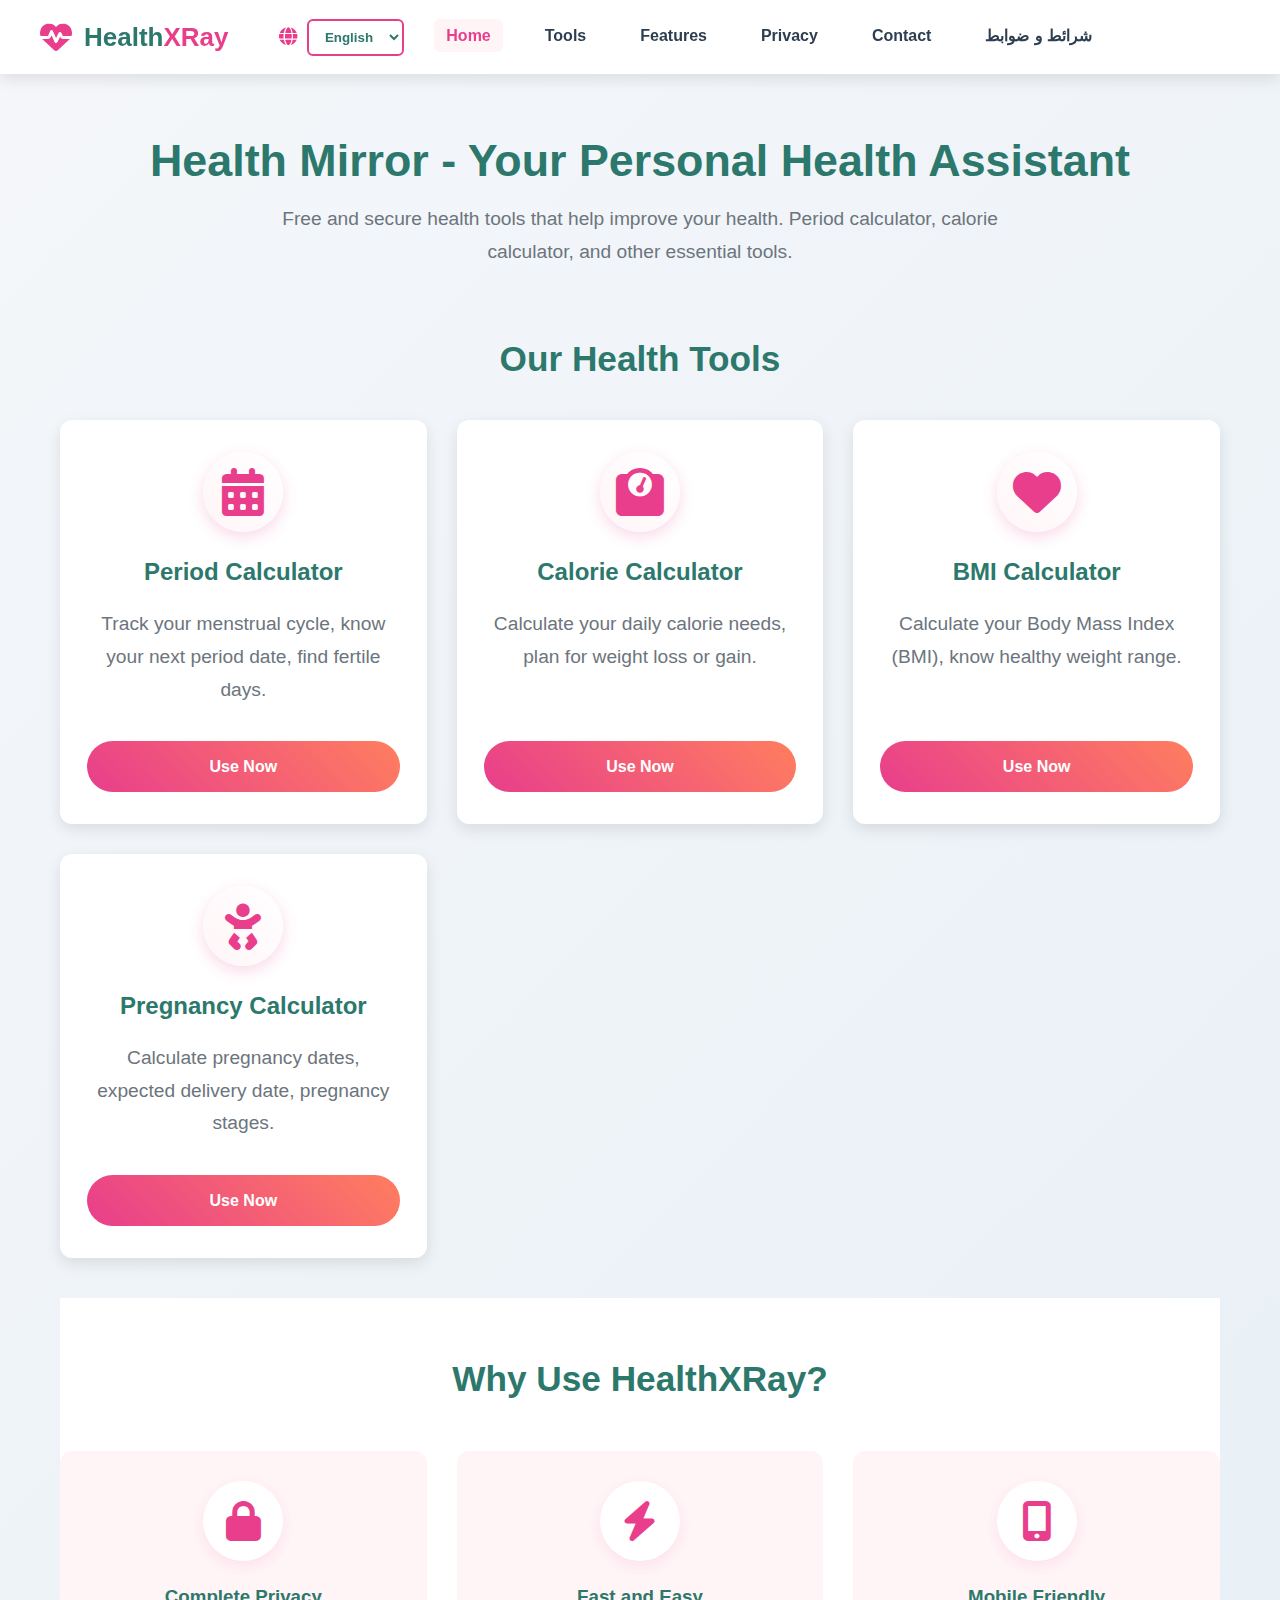
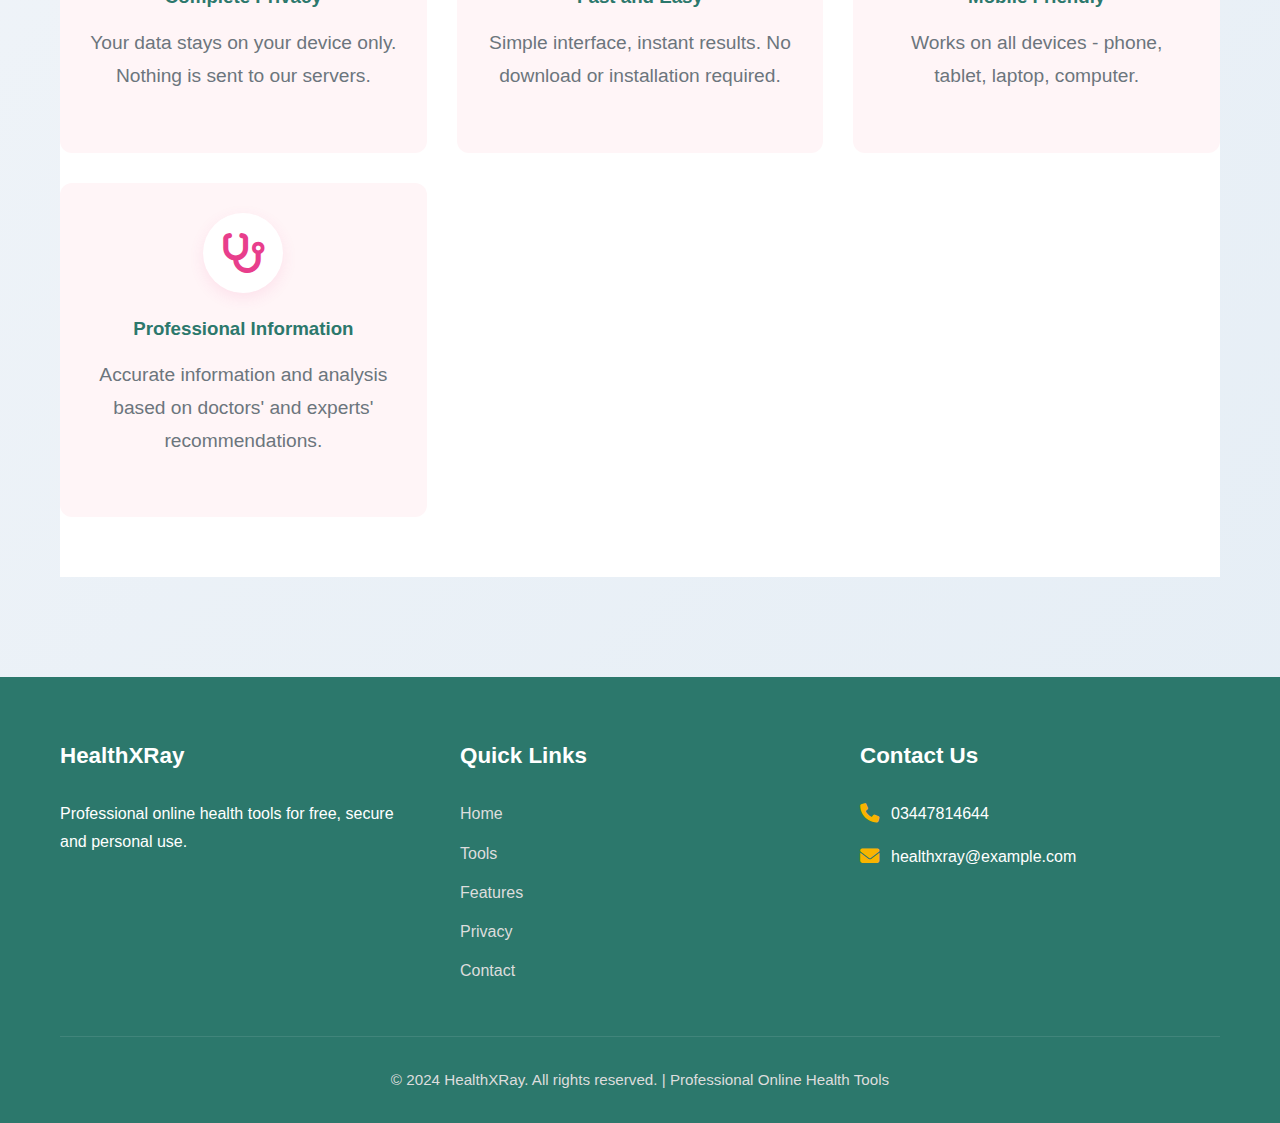
<file: index.html>
<!DOCTYPE html>
<html lang="en">
<head>
    <meta charset="UTF-8">
    <meta name="viewport" content="width=device-width, initial-scale=1.0">
    <title>HealthXRay - Professional Health Calculator Tools | BMI, Calorie, Period & Pregnancy Calculator</title>
    <meta name="description" content="Free professional health calculators: BMI Calculator, Calorie Calculator, Period Tracker, Pregnancy Calculator. Accurate health tools with multilingual support (English, Urdu, Hindi). Private & secure.">
    <meta name="keywords" content="health calculator, BMI calculator, calorie calculator, period calculator, pregnancy calculator, health tools, fitness calculator, menstrual cycle tracker, pregnancy due date, health assessment, medical calculator, wellness tools, health tracker, nutrition calculator, weight calculator">
    <meta name="author" content="HealthXRay">
    <meta name="robots" content="index, follow">
    <meta name="language" content="English, Urdu, Hindi">
    <meta name="revisit-after" content="7 days">
    <meta name="rating" content="general">
    
    <!-- Open Graph Meta Tags -->
    <meta property="og:title" content="HealthXRay - Professional Health Calculator Tools">
    <meta property="og:description" content="Free professional health calculators: BMI, Calorie, Period & Pregnancy Calculator. Multilingual support with accurate results.">
    <meta property="og:type" content="website">
    <meta property="og:url" content="https://healthxray.online">
    <meta property="og:image" content="https://healthxray.online/images/healthxray-og.jpg">
    <meta property="og:site_name" content="HealthXRay">
    <meta property="og:locale" content="en_US">
    
    <!-- Twitter Card Meta Tags -->
    <meta name="twitter:card" content="summary_large_image">
    <meta name="twitter:title" content="HealthXRay - Professional Health Calculator Tools">
    <meta name="twitter:description" content="Free professional health calculators with multilingual support. Calculate BMI, calories, track periods & pregnancy.">
    <meta name="twitter:image" content="https://healthxray.online/images/healthxray-twitter.jpg">
    
    <!-- Canonical URL -->
    <link rel="canonical" href="https://healthxray.online/">
    
    <!-- Alternate Language Links -->
    <link rel="alternate" hreflang="en" href="https://healthxray.online/">
    <link rel="alternate" hreflang="ur" href="https://healthxray.online/?lang=ur">
    <link rel="alternate" hreflang="hi" href="https://healthxray.online/?lang=hi">
    
    <!-- Favicon -->
    <link rel="icon" type="image/x-icon" href="/favicon.ico">
    <link rel="apple-touch-icon" sizes="180x180" href="/apple-touch-icon.png">
    <link rel="icon" type="image/png" sizes="32x32" href="/favicon-32x32.png">
    <link rel="icon" type="image/png" sizes="16x16" href="/favicon-16x16.png">
    
    <!-- Preload Critical Resources -->
    <link rel="preload" href="https://cdnjs.cloudflare.com/ajax/libs/font-awesome/6.4.0/css/all.min.css" as="style" onload="this.onload=null;this.rel='stylesheet'">
    <noscript><link rel="stylesheet" href="https://cdnjs.cloudflare.com/ajax/libs/font-awesome/6.4.0/css/all.min.css"></noscript>
    
    <!-- Prefetch Calculator Pages -->
    <link rel="prefetch" href="bmi-calculator.html">
    <link rel="prefetch" href="calorie-calculator.html">
    <link rel="prefetch" href="periods-calculator.html">
    <link rel="prefetch" href="pregnancy-calculator.html">
    
    <!-- DNS Prefetch -->
    <link rel="dns-prefetch" href="//cdnjs.cloudflare.com">
    <link rel="dns-prefetch" href="//fonts.googleapis.com">
    
    <!-- Preconnect -->
    <link rel="preconnect" href="https://cdnjs.cloudflare.com" crossorigin>
    <link rel="stylesheet" href="https://cdnjs.cloudflare.com/ajax/libs/font-awesome/6.4.0/css/all.min.css">
    
    <!-- Structured Data (JSON-LD) -->
    <script type="application/ld+json">
    {
        "@context": "https://schema.org",
        "@type": "WebSite",
        "name": "HealthXRay",
        "description": "Professional health calculator tools including BMI, Calorie, Period and Pregnancy calculators",
        "url": "https://healthxray.online",
        "potentialAction": {
            "@type": "SearchAction",
            "target": "https://healthxray.online/?search={search_term_string}",
            "query-input": "required name=search_term_string"
        },
        "publisher": {
            "@type": "Organization",
            "name": "HealthXRay",
            "url": "https://healthxray.online"
        },
        "inLanguage": ["en", "ur", "hi"],
        "offers": {
            "@type": "Offer",
            "price": "0",
            "priceCurrency": "USD",
            "availability": "https://schema.org/InStock"
        }
    }
    </script>
    
    <script type="application/ld+json">
    {
        "@context": "https://schema.org",
        "@type": "SoftwareApplication",
        "name": "HealthXRay Health Calculators",
        "description": "Free professional health calculators for BMI, calories, periods, and pregnancy tracking",
        "url": "https://healthxray.online",
        "applicationCategory": "HealthApplication",
        "operatingSystem": "Web Browser",
        "offers": {
            "@type": "Offer",
            "price": "0",
            "priceCurrency": "USD"
        },
        "aggregateRating": {
            "@type": "AggregateRating",
            "ratingValue": "4.8",
            "ratingCount": "1250",
            "bestRating": "5",
            "worstRating": "1"
        },
        "featureList": [
            "BMI Calculator",
            "Calorie Calculator", 
            "Period Calculator",
            "Pregnancy Calculator",
            "Multilingual Support",
            "Privacy Protection"
        ]
    }
    </script>
    
    <script type="application/ld+json">
    {
        "@context": "https://schema.org",
        "@type": "BreadcrumbList",
        "itemListElement": [
            {
                "@type": "ListItem",
                "position": 1,
                "name": "Home",
                "item": "https://healthxray.online/"
            },
            {
                "@type": "ListItem",
                "position": 2,
                "name": "Health Calculators",
                "item": "https://healthxray.online/#tools"
            }
        ]
    }
    </script>
    <style>
        * {
            margin: 0;
            padding: 0;
            box-sizing: border-box;
            font-family: 'Segoe UI', Tahoma, Geneva, Verdana, sans-serif;
        }
        
        :root {
            --primary: #2c786c;
            --secondary: #ff7e5f;
            --accent: #f8b400;
            --success: #28a745;
            --light: #f9f9f9;
            --dark: #2c3e50;
            --gray: #6c757d;
            --pink-light: #fff5f7;
            --pink-dark: #e83e8c;
            --border-radius: 12px;
            --box-shadow: 0 5px 15px rgba(0, 0, 0, 0.1);
        }
        
        body {
            background: linear-gradient(135deg, #f5f7fa 0%, #e4edf5 100%);
            color: #333;
            line-height: 1.7;
            min-height: 100vh;
        }
        
        .container {
            width: 100%;
            max-width: 1200px;
            margin: 0 auto;
            padding: 0 20px;
        }
        
        /* Header Styles */
        header {
            background: white;
            box-shadow: var(--box-shadow);
            position: sticky;
            top: 0;
            z-index: 1000;
        }
        
        .header-container {
            display: flex;
            justify-content: space-between;
            align-items: center;
            padding: 15px 0;
        }
        
        .header-right {
            display: flex;
            align-items: center;
            gap: 20px;
        }
        
        .logo {
            display: flex;
            align-items: center;
            gap: 12px;
        }
        
        .logo i {
            color: var(--pink-dark);
            font-size: 32px;
        }
        
        .logo h1 {
            font-size: 26px;
            color: var(--primary);
            font-weight: 700;
        }
        
        .logo span {
            color: var(--pink-dark);
        }
        
        /* Language Switcher */
        .language-switcher {
            display: flex;
            align-items: center;
            gap: 10px;
            margin-left: 20px;
        }
        
        .language-switcher select {
            padding: 8px 12px;
            border: 2px solid var(--pink-dark);
            border-radius: 6px;
            background: white;
            color: var(--primary);
            font-weight: 600;
            cursor: pointer;
            transition: all 0.3s ease;
        }
        
        .language-switcher select:hover {
            background: var(--pink-light);
        }
        
        .language-switcher i {
            color: var(--pink-dark);
            font-size: 18px;
        }
        
        /* Navigation */
        nav ul {
            display: flex;
            list-style: none;
            gap: 30px;
        }
        
        nav a {
            text-decoration: none;
            color: var(--dark);
            font-weight: 600;
            font-size: 16px;
            padding: 8px 12px;
            border-radius: 6px;
            transition: all 0.3s ease;
        }
        
        nav a:hover, nav a.active {
            background: var(--pink-light);
            color: var(--pink-dark);
        }
        
        .mobile-menu-btn {
            display: none;
            background: none;
            border: none;
            font-size: 24px;
            color: var(--primary);
            cursor: pointer;
        }
        
        /* Hero Section */
        .hero {
            padding: 60px 0 40px;
            text-align: center;
        }
        
        .hero h2 {
            font-size: 2.8rem;
            color: var(--primary);
            margin-bottom: 15px;
            line-height: 1.2;
        }
        
        .hero p {
            font-size: 1.2rem;
            color: var(--gray);
            max-width: 800px;
            margin: 0 auto 30px;
        }
        
        /* Tools Grid */
        .tools-section {
            padding: 40px 0;
        }
        
        .tools-section h2 {
            text-align: center;
            color: var(--primary);
            margin-bottom: 40px;
            font-size: 2.2rem;
        }
        
        .tools-grid {
            display: grid;
            grid-template-columns: repeat(auto-fill, minmax(280px, 1fr));
            gap: 30px;
        }
        
        .tool-card {
            background: white;
            border-radius: var(--border-radius);
            box-shadow: var(--box-shadow);
            padding: 30px 25px;
            text-align: center;
            transition: all 0.3s ease;
            cursor: pointer;
            border: 2px solid transparent;
            height: 100%;
            display: flex;
            flex-direction: column;
            justify-content: space-between;
        }
        
        .tool-card:hover {
            transform: translateY(-10px);
            box-shadow: 0 15px 30px rgba(0, 0, 0, 0.15);
            border-color: var(--pink-dark);
        }
        
        .tool-card.active {
            border-color: var(--pink-dark);
            background: var(--pink-light);
        }
        
        .tool-icon {
            font-size: 48px;
            color: var(--pink-dark);
            margin-bottom: 20px;
            background: linear-gradient(45deg, var(--pink-light), white);
            width: 80px;
            height: 80px;
            display: flex;
            align-items: center;
            justify-content: center;
            border-radius: 50%;
            margin: 0 auto 20px;
            box-shadow: 0 5px 15px rgba(232, 62, 140, 0.2);
        }
        
        .tool-card h3 {
            color: var(--primary);
            margin-bottom: 15px;
            font-size: 1.5rem;
        }
        
        .tool-card p {
            color: var(--gray);
            margin-bottom: 20px;
            flex-grow: 1;
        }
        
        .start-btn {
            background: linear-gradient(45deg, var(--pink-dark), var(--secondary));
            color: white;
            border: none;
            padding: 12px 25px;
            font-size: 1rem;
            border-radius: 50px;
            cursor: pointer;
            font-weight: 600;
            transition: all 0.3s ease;
            margin-top: 15px;
            display: inline-block;
            text-decoration: none;
        }
        
        .start-btn:hover {
            transform: translateY(-3px);
            box-shadow: 0 7px 15px rgba(232, 62, 140, 0.3);
        }
        
        /* Tool Content Area */
        .tool-content {
            background: white;
            border-radius: var(--border-radius);
            box-shadow: var(--box-shadow);
            padding: 40px;
            margin: 30px 0;
            display: none;
        }
        
        .tool-content.active {
            display: block;
            animation: fadeIn 0.5s ease;
        }
        
        @keyframes fadeIn {
            from { opacity: 0; transform: translateY(20px); }
            to { opacity: 1; transform: translateY(0); }
        }
        
        .tool-header {
            text-align: center;
            margin-bottom: 30px;
        }
        
        .tool-header h2 {
            color: var(--pink-dark);
            font-size: 2rem;
            margin-bottom: 10px;
        }
        
        .tool-header p {
            color: var(--gray);
            max-width: 600px;
            margin: 0 auto;
        }
        
        /* Calculator Forms */
        .calculator-form {
            max-width: 600px;
            margin: 0 auto;
        }
        
        .form-group {
            margin-bottom: 25px;
        }
        
        .form-group label {
            display: block;
            margin-bottom: 10px;
            font-weight: 600;
            color: var(--dark);
            font-size: 1.1rem;
        }
        
        .form-group input, .form-group select {
            width: 100%;
            padding: 14px 18px;
            border: 2px solid #e0e0e0;
            border-radius: var(--border-radius);
            font-size: 1rem;
            transition: border-color 0.3s;
        }
        
        .form-group input:focus, .form-group select:focus {
            border-color: var(--pink-dark);
            outline: none;
            box-shadow: 0 0 0 3px rgba(232, 62, 140, 0.1);
        }
        
        .date-inputs {
            display: grid;
            grid-template-columns: repeat(3, 1fr);
            gap: 15px;
        }
        
        .date-inputs input {
            text-align: center;
        }
        
        .radio-group {
            display: flex;
            gap: 20px;
            flex-wrap: wrap;
        }
        
        .radio-option {
            display: flex;
            align-items: center;
            gap: 8px;
            cursor: pointer;
        }
        
        .radio-option input {
            width: auto;
            margin: 0;
        }
        
        .calculate-btn {
            background: linear-gradient(45deg, var(--pink-dark), var(--secondary));
            color: white;
            border: none;
            padding: 16px 40px;
            font-size: 1.1rem;
            border-radius: 50px;
            cursor: pointer;
            font-weight: 600;
            transition: all 0.3s ease;
            width: 100%;
            margin-top: 20px;
        }
        
        .calculate-btn:hover {
            transform: translateY(-3px);
            box-shadow: 0 7px 20px rgba(232, 62, 140, 0.3);
        }
        
        /* Results Section */
        .results {
            background: linear-gradient(135deg, var(--pink-light) 0%, #e8f4f8 100%);
            border-radius: var(--border-radius);
            padding: 30px;
            margin-top: 40px;
            display: none;
            animation: fadeIn 0.5s ease;
        }
        
        .results.active {
            display: block;
        }
        
        .results-header {
            text-align: center;
            margin-bottom: 25px;
        }
        
        .results-header h3 {
            color: var(--pink-dark);
            font-size: 1.8rem;
        }
        
        .results-grid {
            display: grid;
            grid-template-columns: repeat(auto-fit, minmax(250px, 1fr));
            gap: 20px;
            margin-bottom: 30px;
        }
        
        .result-card {
            background: white;
            padding: 25px;
            border-radius: var(--border-radius);
            text-align: center;
            box-shadow: 0 5px 15px rgba(0, 0, 0, 0.05);
        }
        
        .result-card h4 {
            color: var(--dark);
            margin-bottom: 10px;
            font-size: 1.1rem;
        }
        
        .result-value {
            font-size: 2.2rem;
            font-weight: 700;
            color: var(--pink-dark);
            margin: 10px 0;
        }
        
        .result-unit {
            color: var(--gray);
            font-size: 1rem;
        }
        
        .insights {
            background: white;
            border-radius: var(--border-radius);
            padding: 25px;
            margin-top: 25px;
        }
        
        .insights h4 {
            color: var(--pink-dark);
            margin-bottom: 15px;
            font-size: 1.3rem;
            display: flex;
            align-items: center;
            gap: 10px;
        }
        
        .insights p {
            color: var(--dark);
            line-height: 1.8;
        }
        
        .cycle-chart {
            margin-top: 20px;
            padding: 20px;
            background: white;
            border-radius: var(--border-radius);
        }
        
        /* Features Section */
        .features {
            padding: 60px 0;
            background: white;
        }
        
        .features h2 {
            text-align: center;
            color: var(--primary);
            margin-bottom: 50px;
            font-size: 2.2rem;
        }
        
        .features-grid {
            display: grid;
            grid-template-columns: repeat(auto-fit, minmax(300px, 1fr));
            gap: 30px;
        }
        
        .feature-item {
            background: var(--pink-light);
            border-radius: var(--border-radius);
            padding: 30px;
            text-align: center;
            transition: transform 0.3s ease;
        }
        
        .feature-item:hover {
            transform: translateY(-10px);
        }
        
        .feature-icon {
            font-size: 40px;
            color: var(--pink-dark);
            background: white;
            width: 80px;
            height: 80px;
            display: flex;
            align-items: center;
            justify-content: center;
            border-radius: 50%;
            margin: 0 auto 20px;
            box-shadow: 0 5px 15px rgba(232, 62, 140, 0.1);
        }
        
        .feature-item h3 {
            color: var(--primary);
            margin-bottom: 15px;
        }
        
        .feature-item p {
            color: var(--gray);
        }
        
        /* Footer */
        footer {
            background: var(--primary);
            color: white;
            padding: 60px 0 30px;
            margin-top: 60px;
        }
        
        .footer-content {
            display: grid;
            grid-template-columns: repeat(auto-fit, minmax(250px, 1fr));
            gap: 40px;
            margin-bottom: 40px;
        }
        
        .footer-column h3 {
            font-size: 1.4rem;
            margin-bottom: 25px;
            color: white;
        }
        
        .footer-column ul {
            list-style: none;
        }
        
        .footer-column ul li {
            margin-bottom: 12px;
        }
        
        .footer-column a {
            color: #ddd;
            text-decoration: none;
            transition: color 0.3s;
        }
        
        .footer-column a:hover {
            color: white;
            text-decoration: underline;
        }
        
        .contact-info {
            display: flex;
            flex-direction: column;
            gap: 15px;
        }
        
        .contact-item {
            display: flex;
            align-items: center;
            gap: 12px;
        }
        
        .contact-item i {
            color: var(--accent);
            font-size: 1.2rem;
        }
        
        .copyright {
            text-align: center;
            padding-top: 30px;
            border-top: 1px solid rgba(255, 255, 255, 0.1);
            color: #ddd;
            font-size: 0.95rem;
        }
        
        /* Responsive Design */
        @media (max-width: 992px) {
            .hero h2 {
                font-size: 2.2rem;
            }
            
            .tools-grid {
                grid-template-columns: repeat(2, 1fr);
            }
        }
        
        @media (max-width: 768px) {
            .header-container {
                padding: 12px 0;
                flex-wrap: wrap;
            }
            
            .header-right {
                flex-wrap: nowrap;
                gap: 10px;
            }
            
            .logo h1 {
                font-size: 20px;
            }
            
            .logo i {
                font-size: 24px;
            }
            
            nav {
                display: none;
                position: absolute;
                top: 100%;
                left: 0;
                width: 100%;
                background: white;
                box-shadow: var(--box-shadow);
                padding: 20px;
            }
            
            nav.active {
                display: block;
            }
            
            nav ul {
                flex-direction: column;
                gap: 15px;
            }
            
            .mobile-menu-btn {
                display: block;
            }
            
            .language-switcher {
                margin-left: 0;
                margin-right: 15px;
            }
            
            .language-switcher select {
                padding: 6px 8px;
                font-size: 14px;
            }
            
            .hero h2 {
                font-size: 1.8rem;
            }
            
            .hero p {
                font-size: 1rem;
            }
            
            .tools-grid {
                grid-template-columns: 1fr;
            }
            
            .tool-content {
                padding: 25px 20px;
            }
            
            .date-inputs {
                grid-template-columns: 1fr;
            }
            
            .features-grid {
                grid-template-columns: 1fr;
            }
        }
        
        @media (max-width: 480px) {
            .header-container {
                padding: 8px 0;
            }
            
            .logo h1 {
                font-size: 18px;
            }
            
            .logo i {
                font-size: 20px;
            }
            
            .language-switcher select {
                padding: 4px 6px;
                font-size: 12px;
                min-width: 60px;
            }
            
            .mobile-menu-btn {
                font-size: 20px;
            }
        }
        .alert {
            padding: 15px 20px;
            border-radius: var(--border-radius);
            margin: 20px 0;
            display: flex;
            align-items: center;
            gap: 15px;
        }
        
        .alert.warning {
            background: #fff3cd;
            border-left: 5px solid #ffc107;
            color: #856404;
        }
        
        .alert.info {
            background: #d1ecf1;
            border-left: 5px solid #17a2b8;
            color: #0c5460;
        }
        
        .alert i {
            font-size: 24px;
        }
        
        /* Loading Animation */
        .loading {
            text-align: center;
            padding: 40px;
        }
        
        .loading i {
            font-size: 40px;
            color: var(--pink-dark);
            animation: spin 1s linear infinite;
        }
        
        @keyframes spin {
            0% { transform: rotate(0deg); }
            100% { transform: rotate(360deg); }
        }
    </style>
    <link rel="stylesheet" href="dropdown-styles.css">
</head>
<body>
    <!-- Header -->
    <header>
        <div class="container header-container">
            <div class="logo">
                <i class="fas fa-heartbeat"></i>
                <h1>Health<span>XRay</span></h1>
            </div>
            
            <div class="header-right">
                <div class="language-switcher">
                    <i class="fas fa-globe"></i>
                    <select id="languageSelect">
                        <option value="en">English</option>
                        <option value="ur">اردو</option>
                        <option value="hi">हिंदी</option>
                    </select>
                </div>
                
                <button class="mobile-menu-btn" id="mobileMenuBtn">
                    <i class="fas fa-bars"></i>
                </button>
            </div>
            
            <nav id="mainNav">
                <ul>
                    <li><a href="#" class="active" data-page="home">ہوم</a></li>
                    <li><a href="#" data-page="tools">ٹولز</a></li>
                    <li><a href="#" data-page="features">فیچرز</a></li>
                    <li><a href="privacy-policy.html">پرائیویسی</a></li>
                    <li><a href="contact.html">رابطہ</a></li>
                    <li><a href="terms-of-service.html">شرائط و ضوابط</a></li>
                    <li>
                        <button class="tools-toggle-btn" id="toolsToggleBtn">
                            <i class="fas fa-tools"></i> More Tools
                        </button>
                    </li>
                </ul>
            </nav>
        </div>
        
        <!-- Tools Dropdown Menu -->
        <div class="tools-dropdown-menu" id="toolsDropdownMenu">
            <a href="https://pdftools2026.online" class="dropdown-item" target="_blank">
                <i class="fas fa-file-pdf"></i> PDF Tools 2026
            </a>
            <a href="https://healthxray.online" class="dropdown-item" target="_blank">
                <i class="fas fa-heartbeat"></i> Health X-Ray
            </a>
        </div>
    </header>

    <!-- Main Content -->
    <main class="container">
        <!-- Hero Section -->
        <section class="hero" id="home">
            <h2>صحت کا آئینہ - آپ کی صحت کا ذاتی معاون</h2>
            <p>مفت اور محفوظ صحت کے ٹولز جو آپ کی صحت کو بہتر بنانے میں مدد کرتے ہیں۔ ماہواری کیلکولیٹر، کیلوری کیلکولیٹر، اور دیگر ضروری ٹولز۔</p>
            
            <!-- Tools Grid -->
            <div class="tools-section">
                <h2>ہمارے صحت ٹولز</h2>
                <div class="tools-grid">
                    <!-- Periods Calculator -->
                    <div class="tool-card" data-tool="periods">
                        <div class="tool-icon">
                            <i class="fas fa-calendar-alt"></i>
                        </div>
                        <h3>ماہواری کیلکولیٹر</h3>
                        <p>اپنے ماہواری کے سائیکل کو ٹریک کریں، اگلے ماہواری کی تاریخ جانئے، زرخیز دنوں کا پتہ لگائیں۔</p>
                        <a href="periods-calculator.html" class="start-btn">استعمال کریں</a>
                    </div>
                    
                    <!-- Calorie Calculator -->
                    <div class="tool-card" data-tool="calorie">
                        <div class="tool-icon">
                            <i class="fas fa-weight-scale"></i>
                        </div>
                        <h3>کیلوری کیلکولیٹر</h3>
                        <p>اپنی روزانہ کی کیلوری ضروریات کا حساب لگائیں، وزن میں کمی یا اضافے کیلئے منصوبہ بنائیں۔ حقیقی نتائج کے ساتھ!</p>
                        <a href="calorie-calculator.html" class="start-btn">استعمال کریں</a>
                    </div>
                    
                    <!-- BMI Calculator -->
                    <div class="tool-card" data-tool="bmi">
                        <div class="tool-icon">
                            <i class="fas fa-heart"></i>
                        </div>
                        <h3>BMI کیلکولیٹر</h3>
                        <p>اپنے باڈی ماس انڈیکس (BMI) کا حساب لگائیں، صحت مند وزن کی حد جانئے، مکمل صحت کی تشخیص حاصل کریں۔</p>
                        <a href="bmi-calculator.html" class="start-btn">استعمال کریں</a>
                    </div>
                    
                    <!-- Pregnancy Calculator -->
                    <div class="tool-card" data-tool="pregnancy">
                        <div class="tool-icon">
                            <i class="fas fa-baby"></i>
                        </div>
                        <h3>حمل کیلکولیٹر</h3>
                        <p>حمل کی تاریخ کا حساب لگائیں، ڈیلیوری کی متوقع تاریخ، حمل کے مراحل۔</p>
                        <a href="pregnancy-calculator.html" class="start-btn">استعمال کریں</a>
                    </div>
                </div>
            </div>
            
            
            <!-- Tool Content Area (Initially hidden) -->
            <div id="toolContentArea">
                <!-- Content will be loaded here by JavaScript -->
            </div>
            
            <!-- Features Section -->
            <section class="features" id="features">
                <h2>کیوں HealthXRay استعمال کریں؟</h2>
                <div class="features-grid">
                    <div class="feature-item">
                        <div class="feature-icon">
                            <i class="fas fa-lock"></i>
                        </div>
                        <h3>مکمل پرائیویسی</h3>
                        <p>آپ کا ڈیٹا آپ کے ڈیوائس پر ہی محفوظ رہتا ہے۔ ہمارے سرورز پر کچھ نہیں بھیجا جاتا۔</p>
                    </div>
                    
                    <div class="feature-item">
                        <div class="feature-icon">
                            <i class="fas fa-bolt"></i>
                        </div>
                        <h3>تیز اور آسان</h3>
                        <p>آسان انٹرفیس، فوری نتائج۔ کسی ڈاؤنلوڈ یا انسٹالیشن کی ضرورت نہیں۔</p>
                    </div>
                    
                    <div class="feature-item">
                        <div class="feature-icon">
                            <i class="fas fa-mobile-alt"></i>
                        </div>
                        <h3>موبائل فرینڈلی</h3>
                        <p>تمام ڈیوائسز پر کام کرتا ہے - فون، ٹیبلٹ، لیپ ٹاپ، کمپیوٹر۔</p>
                    </div>
                    
                    <div class="feature-item">
                        <div class="feature-icon">
                            <i class="fas fa-stethoscope"></i>
                        </div>
                        <h3>پروفیشنل معلومات</h3>
                        <p>ڈاکٹروں اور ماہرین کی تجاویز پر مبنی درست معلومات اور تجزیہ۔</p>
                    </div>
                </div>
            </section>
        </section>
    </main>

    <!-- Footer -->
    <footer>
        <div class="container">
            <div class="footer-content">
                <div class="footer-column">
                    <h3>HealthXRay</h3>
                    <p>پروفیشنل آن لائن صحت کے ٹولز مفت، محفوظ اور ذاتی استعمال کے لیے۔</p>
                </div>
                
                <div class="footer-column">
                    <h3>فوری لنکس</h3>
                    <ul>
                        <li><a href="#" data-page="home">ہوم</a></li>
                        <li><a href="#" data-page="tools">ٹولز</a></li>
                        <li><a href="#" data-page="features">فیچرز</a></li>
                        <li><a href="#" data-page="privacy">پرائیویسی پالیسی</a></li>
                        <li><a href="#" data-page="contact">شرائط و ضوابط</a></li>
                    </ul>
                </div>
                
                <div class="footer-column">
                    <h3>رابطہ کیجیے</h3>
                    <div class="contact-info">
                        <div class="contact-item">
                            <i class="fas fa-phone"></i>
                            <span>03447814644</span>
                        </div>
                        <div class="contact-item">
                            <i class="fas fa-envelope"></i>
                            <span>healthxray@example.com</span>
                        </div>
                    </div>
                </div>
            </div>
            
            <div class="copyright">
                <p>© 2024 HealthXRay. تمام حقوق محفوظ ہیں۔ | پروفیشنل آن لائن صحت کے ٹولز</p>
            </div>
        </div>
    </footer>

    <!-- JavaScript -->
    <script>
        // DOM Elements
        const mobileMenuBtn = document.getElementById('mobileMenuBtn');
        const mainNav = document.getElementById('mainNav');
        const toolCards = document.querySelectorAll('.tool-card');
        const startButtons = document.querySelectorAll('.start-btn');
        const navLinks = document.querySelectorAll('nav a, .footer-column a');
        const toolContentArea = document.getElementById('toolContentArea');
        const languageSelect = document.getElementById('languageSelect');
        const toolsToggleBtn = document.getElementById('toolsToggleBtn');
        const toolsDropdownMenu = document.getElementById('toolsDropdownMenu');
        
        // Tools dropdown toggle
        toolsToggleBtn.addEventListener('click', () => {
            toolsDropdownMenu.classList.toggle('show');
        });
        
        // Close dropdown when clicking outside
        document.addEventListener('click', (e) => {
            if (!toolsToggleBtn.contains(e.target) && !toolsDropdownMenu.contains(e.target)) {
                toolsDropdownMenu.classList.remove('show');
            }
        });
        
        // Current active tool and language
        let activeTool = null;
        let currentLanguage = 'en';
        
        const translations = {
            ur: {
                // Header
                title: "HealthXRay - صحت کا آئینہ",
                nav: {
                    home: "ہوم",
                    tools: "ٹولز",
                    features: "فیچرز",
                    privacy: "پرائیویسی",
                    contact: "رابطہ"
                },
                // Hero section
                heroTitle: "صحت کا آئینہ - آپ کی صحت کا ذاتی معاون",
                heroDesc: "مفت اور محفوظ صحت کے ٹولز جو آپ کی صحت کو بہتر بنانے میں مدد کرتے ہیں۔ ماہواری کیلکولیٹر، کیلوری کیلکولیٹر، اور دیگر ضروری ٹولز۔",
                toolsTitle: "ہمارے صحت ٹولز",
                // Tools
                periods: {
                    title: "ماہواری کیلکولیٹر",
                    desc: "اپنے ماہواری کے سائیکل کو ٹریک کریں، اگلے ماہواری کی تاریخ جانئے، زرخیز دنوں کا پتہ لگائیں۔",
                    button: "استعمال کریں"
                },
                calorie: {
                    title: "کیلوری کیلکولیٹر",
                    desc: "اپنی روزانہ کی کیلوری ضروریات کا حساب لگائیں، وزن میں کمی یا اضافے کیلئے منصوبہ بنائیں۔",
                    button: "استعمال کریں"
                },
                bmi: {
                    title: "BMI کیلکولیٹر",
                    desc: "اپنے باڈی ماس انڈیکس (BMI) کا حساب لگائیں، صحت مند وزن کی حد جانئے۔",
                    button: "استعمال کریں"
                },
                extract: {
                    title: "ZIP Extractor",
                    desc: "Extract files from ZIP, RAR, 7Z, TAR, and other archive formats quickly and securely.",
                    button: "Use Now"
                },
                compress: {
                    title: "ZIP Compressor",
                    desc: "Compress files and folders into ZIP archives to reduce size and make sharing easier.",
                    button: "Use Now"
                },
                convert: {
                    title: "ZIP Converter",
                    desc: "Convert between different archive formats including ZIP, RAR, 7Z, and TAR.",
                    button: "Use Now"
                },
                encrypt: {
                    title: "ZIP Encryptor",
                    desc: "Add password protection and encrypt your ZIP files before sharing for security.",
                    button: "Use Now"
                },
                crack: {
                    title: "Password Cracker",
                    desc: "Crack passwords of encrypted ZIP files using dictionary and brute force attacks.",
                    button: "Use Now"
                }
            },
            en: {
                // Header
                title: "HealthXRay - Your Health Mirror",
                nav: {
                    home: "Home",
                    tools: "Tools",
                    features: "Features",
                    privacy: "Privacy",
                    contact: "Contact"
                },
                // Hero section
                heroTitle: "Health Mirror - Your Personal Health Assistant",
                heroDesc: "Free and secure health tools that help improve your health. Period calculator, calorie calculator, and other essential tools.",
                toolsTitle: "Our Health Tools",
                // Tools
                periods: {
                    title: "Period Calculator",
                    desc: "Track your menstrual cycle, know your next period date, find fertile days.",
                    button: "Use Now"
                },
                calorie: {
                    title: "Calorie Calculator",
                    desc: "Calculate your daily calorie needs, plan for weight loss or gain.",
                    button: "Use Now"
                },
                bmi: {
                    title: "BMI Calculator",
                    desc: "Calculate your Body Mass Index (BMI), know healthy weight range.",
                    button: "Use Now"
                },
                pregnancy: {
                    title: "Pregnancy Calculator",
                    desc: "Calculate pregnancy dates, expected delivery date, pregnancy stages.",
                    button: "Use Now"
                }
            },
            hi: {
                // Header
                title: "HealthXRay - स्वास्थ्य का दर्पण",
                nav: {
                    home: "होम",
                    tools: "टूल्स",
                    features: "फीचर्स",
                    privacy: "प्राइवेसी",
                    contact: "संपर्क"
                },
                // Hero section
                heroTitle: "स्वास्थ्य का दर्पण - आपका व्यक्तिगत स्वास्थ्य सहायक",
                heroDesc: "मुफ्त और सुरक्षित स्वास्थ्य उपकरण जो आपके स्वास्थ्य को बेहतर बनाने में मदद करते हैं। पीरियड कैलकुलेटर, कैलोरी कैलकुलेटर, और अन्य आवश्यक उपकरण।",
                toolsTitle: "हमारे स्वास्थ्य उपकरण",
                // Tools
                periods: {
                    title: "पीरियड कैलकुलेटर",
                    desc: "अपने मासिक धर्म चक्र को ट्रैक करें, अगली पीरियड की तारीख जानें, उपजाऊ दिनों का पता लगाएं।",
                    button: "उपयोग करें"
                },
                calorie: {
                    title: "कैलोरी कैलकुलेटर",
                    desc: "अपनी दैनिक कैलोरी आवश्यकताओं की गणना करें, वजन घटाने या बढ़ाने की योजना बनाएं।",
                    button: "उपयोग करें"
                },
                bmi: {
                    title: "BMI कैलकुलेटर",
                    desc: "अपना बॉडी मास इंडेक्स (BMI) की गणना करें, स्वस्थ वजन की सीमा जानें।",
                    button: "उपयोग करें"
                },
                pregnancy: {
                    title: "गर्भावस्था कैलकुलेटर",
                    desc: "गर्भावस्था की तारीखों की गणना करें, अपेक्षित प्रसव तिथि, गर्भावस्था के चरण।",
                    button: "उपयोग करें"
                }
            }
        };
        
        // Initialize the page
        document.addEventListener('DOMContentLoaded', () => {
            setupEventListeners();
            detectAndSetLanguage();
            updateLanguage();
            showHomePage();
        });
        
        // Detect user's preferred language and set it
        function detectAndSetLanguage() {
            // Check URL parameters first
            const urlParams = new URLSearchParams(window.location.search);
            const urlLang = urlParams.get('lang');
            
            if (urlLang && translations[urlLang]) {
                currentLanguage = urlLang;
                languageSelect.value = currentLanguage;
                localStorage.setItem('healthxray-language', currentLanguage);
                return;
            }
            
            // Check localStorage
            const savedLanguage = localStorage.getItem('healthxray-language');
            if (savedLanguage && translations[savedLanguage]) {
                currentLanguage = savedLanguage;
                languageSelect.value = currentLanguage;
                return;
            }
            
            // Detect browser language
            const browserLang = navigator.language || navigator.userLanguage;
            const langCode = browserLang.split('-')[0];
            
            if (translations[langCode]) {
                currentLanguage = langCode;
                languageSelect.value = currentLanguage;
                localStorage.setItem('healthxray-language', currentLanguage);
            }
        }
        
        // Setup all event listeners
        function setupEventListeners() {
            // Mobile menu toggle
            mobileMenuBtn.addEventListener('click', () => {
                mainNav.classList.toggle('active');
            });
            
            // Navigation links
            navLinks.forEach(link => {
                link.addEventListener('click', (e) => {
                    e.preventDefault();
                    const page = link.getAttribute('data-page');
                    
                    // Update active nav link
                    navLinks.forEach(l => l.classList.remove('active'));
                    link.classList.add('active');
                    
                    // Show the selected page
                    if (page === 'home') {
                        showHomePage();
                    } else if (page === 'tools') {
                        showToolsPage();
                    } else if (page === 'features') {
                        showFeaturesPage();
                    } else if (page === 'privacy') {
                        showPrivacyPage();
                    } else if (page === 'contact') {
                        showContactPage();
                    }
                    
                    // Close mobile menu
                    mainNav.classList.remove('active');
                });
            });
            
            // Language switcher
            languageSelect.addEventListener('change', (e) => {
                currentLanguage = e.target.value;
                localStorage.setItem('healthxray-language', currentLanguage);
                
                // Update URL with language parameter
                const url = new URL(window.location);
                if (currentLanguage !== 'en') {
                    url.searchParams.set('lang', currentLanguage);
                } else {
                    url.searchParams.delete('lang');
                }
                window.history.replaceState({}, '', url);
                
                updateLanguage();
                
                // Refresh current page content
                if (activeTool) {
                    openTool(activeTool);
                } else {
                    showHomePage();
                }
            });
            
            // Tool card clicks
            toolCards.forEach(card => {
                card.addEventListener('click', (e) => {
                    if (!e.target.classList.contains('start-btn')) {
                        const tool = card.getAttribute('data-tool');
                        openTool(tool);
                    }
                });
            });
            
            // Start button clicks
            startButtons.forEach(button => {
                button.addEventListener('click', (e) => {
                    const tool = button.getAttribute('data-tool');
                    openTool(tool);
                });
            });
        }
        
        // Show home page
        function showHomePage() {
            toolContentArea.innerHTML = '';
            document.querySelector('.hero').style.display = 'block';
            document.querySelector('.tools-section').style.display = 'block';
            document.querySelector('.features').style.display = 'block';
            document.querySelector('footer').style.display = 'block';
            window.scrollTo({ top: 0, behavior: 'smooth' });
        }
        
        // Show tools page
        function showToolsPage() {
            document.querySelector('.hero').style.display = 'none';
            document.querySelector('.tools-section').style.display = 'block';
            document.querySelector('.features').style.display = 'none';
            toolContentArea.innerHTML = '';
            document.querySelector('.tools-section').scrollIntoView({ behavior: 'smooth' });
        }
        
        // Show features page
        function showFeaturesPage() {
            document.querySelector('.hero').style.display = 'none';
            document.querySelector('.tools-section').style.display = 'none';
            document.querySelector('.features').style.display = 'block';
            toolContentArea.innerHTML = '';
            document.querySelector('.features').scrollIntoView({ behavior: 'smooth' });
        }
        
        // Show privacy page
        function showPrivacyPage() {
            toolContentArea.innerHTML = `
                <div class="tool-content active">
                    <div class="tool-header">
                        <h2>پرائیویسی پالیسی</h2>
                        <p>HealthXRay آپ کی پرائیویسی کا احترام کرتا ہے۔ ہمارا وعدہ ہے کہ آپ کا ڈیٹا محفوظ رہے گا۔</p>
                    </div>
                    <div class="alert info">
                        <i class="fas fa-info-circle"></i>
                        <div>
                            <strong>اہم معلومات:</strong> تمام ڈیٹا آپ کے براؤزر میں محفوظ ہوتا ہے۔ ہمارے سرورز پر کچھ بھی نہیں بھیجا جاتا۔
                        </div>
                    </div>
                    <div style="max-width: 800px; margin: 0 auto; text-align: right; line-height: 1.8;">
                        <h3>ڈیٹا کی حفاظت</h3>
                        <p>HealthXRay میں تمام حساب کتاب آپ کے ڈیوائس پر ہی ہوتے ہیں۔ ہم آپ کا کوئی بھی ذاتی ڈیٹا جمع نہیں کرتے۔</p>
                        
                        <h3>کوکیز</h3>
                        <p>ہم صرف ضروری کوکیز استعمال کرتے ہیں تاکہ آپ کی ترجیحات محفوظ رہیں۔</p>
                        
                        <h3>تیسرے فریق</h3>
                        <p>ہم آپ کا ڈیٹا کسی تیسرے فریق کے ساتھ شیئر نہیں کرتے۔</p>
                        
                        <h3>رازداری</h3>
                        <p>آپ کی صحت کی معلومات مکمل رازداری کے ساتھ محفوظ رہتی ہیں۔</p>
                    </div>
                </div>
            `;
            document.querySelector('.hero').style.display = 'none';
            document.querySelector('.tools-section').style.display = 'none';
            document.querySelector('.features').style.display = 'none';
            window.scrollTo({ top: 0, behavior: 'smooth' });
        }
        
        // Show contact page
        function showContactPage() {
            toolContentArea.innerHTML = `
                <div class="tool-content active">
                    <div class="tool-header">
                        <h2>ہم سے رابطہ کریں</h2>
                        <p>ہم آپ کی رائے، مشورے اور سوالات کے منتظر ہیں۔</p>
                    </div>
                    <div style="max-width: 600px; margin: 0 auto;">
                        <div class="contact-info" style="background: var(--pink-light); padding: 30px; border-radius: var(--border-radius); margin-bottom: 30px;">
                            <div class="contact-item">
                                <i class="fas fa-phone"></i>
                                <span style="font-size: 1.2rem;">03447814644</span>
                            </div>
                            <div class="contact-item">
                                <i class="fas fa-envelope"></i>
                                <span style="font-size: 1.2rem;">healthxray@example.com</span>
                            </div>
                        </div>
                        
                        <form id="contactForm">
                            <div class="form-group">
                                <label for="name">آپ کا نام</label>
                                <input type="text" id="name" required placeholder="اپنا نام درج کریں">
                            </div>
                            
                            <div class="form-group">
                                <label for="email">ای میل ایڈریس</label>
                                <input type="email" id="email" required placeholder="example@email.com">
                            </div>
                            
                            <div class="form-group">
                                <label for="message">پیغام</label>
                                <textarea id="message" rows="5" required placeholder="اپنا پیغام یہاں درج کریں..." style="width: 100%; padding: 14px 18px; border: 2px solid #e0e0e0; border-radius: var(--border-radius); font-size: 1rem; font-family: inherit;"></textarea>
                            </div>
                            
                            <button type="submit" class="calculate-btn">پیغام بھیجیں</button>
                        </form>
                    </div>
                </div>
            `;
            
            // Contact form submission
            const contactForm = document.getElementById('contactForm');
            if (contactForm) {
                contactForm.addEventListener('submit', (e) => {
                    e.preventDefault();
                    alert('شکریہ! آپ کا پیغام موصول ہو گیا ہے۔ ہم جلد ہی آپ سے رابطہ کریں گے۔');
                    contactForm.reset();
                });
            }
            
            document.querySelector('.hero').style.display = 'none';
            document.querySelector('.tools-section').style.display = 'none';
            document.querySelector('.features').style.display = 'none';
            window.scrollTo({ top: 0, behavior: 'smooth' });
        }
        
        // Open a specific tool
        function openTool(tool) {
            activeTool = tool;
            
            // Update active tool card
            toolCards.forEach(card => card.classList.remove('active'));
            document.querySelector(`.tool-card[data-tool="${tool}"]`).classList.add('active');
            
            // Hide other sections
            document.querySelector('.hero').style.display = 'none';
            document.querySelector('.tools-section').style.display = 'none';
            document.querySelector('.features').style.display = 'none';
            
            // Show tool content based on selected tool
            if (tool === 'periods') {
                showPeriodsCalculator();
            } else if (tool === 'calorie') {
                showCalorieCalculator();
            } else if (tool === 'bmi') {
                showBMICalculator();
            } else if (tool === 'pregnancy') {
                showPregnancyCalculator();
            }
            
            // Scroll to top
            window.scrollTo({ top: 0, behavior: 'smooth' });
        }
        
        // Show Periods Calculator
        function showPeriodsCalculator() {
            // Hide main sections
            document.querySelector('.hero').style.display = 'none';
            document.querySelector('.tools-section').style.display = 'none';
            document.querySelector('.features').style.display = 'none';
            document.querySelector('footer').style.display = 'none';
            
            toolContentArea.innerHTML = `
                <div class="tool-content active" style="max-width: 1000px; margin: 0 auto; display: block !important;">
                    <!-- Professional Header -->
                    <div style="background: linear-gradient(135deg, #e83e8c, #ff7e5f); color: white; padding: 40px; border-radius: 12px; margin-bottom: 30px; text-align: center;">
                        <div style="display: flex; align-items: center; justify-content: center; gap: 15px; margin-bottom: 20px;">
                            <i class="fas fa-calendar-alt" style="font-size: 48px;"></i>
                            <h1 style="font-size: 2.5rem; margin: 0;">Period Calculator</h1>
                        </div>
                        <p style="font-size: 1.2rem; margin: 0; opacity: 0.9;">Track your menstrual cycle and predict your next period with professional accuracy</p>
                    </div>
                    
                    <!-- Back Button -->
                    <div style="margin-bottom: 20px;">
                        <button onclick="showHomePage()" style="background: #6c757d; color: white; border: none; padding: 10px 20px; border-radius: 25px; cursor: pointer; display: flex; align-items: center; gap: 8px;">
                            <i class="fas fa-arrow-left"></i> Back to Home
                        </button>
                    </div>
                    
                    <div style="display: grid; grid-template-columns: 1fr 1fr; gap: 30px; margin-bottom: 30px;">
                        <!-- Calculator Form -->
                        <div style="background: white; padding: 30px; border-radius: 12px; box-shadow: 0 5px 15px rgba(0, 0, 0, 0.1);">
                            <h3 style="color: #2c786c; margin-bottom: 25px; display: flex; align-items: center; gap: 10px;">
                                <i class="fas fa-calculator"></i> Calculate Your Cycle
                            </h3>
                            
                            <form id="periodsForm">
                                <div style="margin-bottom: 25px;">
                                    <label for="lastPeriod" style="display: block; margin-bottom: 10px; font-weight: 600; color: #2c3e50; font-size: 1.1rem;">Last Period Start Date</label>
                                    <input type="date" id="lastPeriod" required style="width: 100%; padding: 14px 18px; border: 2px solid #e0e0e0; border-radius: 12px; font-size: 1rem;">
                                </div>
                                
                                <div style="margin-bottom: 25px;">
                                    <label for="cycleLength" style="display: block; margin-bottom: 10px; font-weight: 600; color: #2c3e50; font-size: 1.1rem;">Cycle Length (days)</label>
                                    <input type="number" id="cycleLength" min="20" max="45" value="28" required style="width: 100%; padding: 14px 18px; border: 2px solid #e0e0e0; border-radius: 12px; font-size: 1rem;">
                                    <small style="color: #6c757d; display: block; margin-top: 5px;">Average cycle is 28 days</small>
                                </div>
                                
                                <div style="margin-bottom: 25px;">
                                    <label for="periodLength" style="display: block; margin-bottom: 10px; font-weight: 600; color: #2c3e50; font-size: 1.1rem;">Period Duration (days)</label>
                                    <input type="number" id="periodLength" min="2" max="10" value="5" required style="width: 100%; padding: 14px 18px; border: 2px solid #e0e0e0; border-radius: 12px; font-size: 1rem;">
                                </div>
                                
                                <button type="submit" style="background: linear-gradient(45deg, #e83e8c, #ff7e5f); color: white; border: none; padding: 16px 40px; font-size: 1.1rem; border-radius: 50px; cursor: pointer; font-weight: 600; width: 100%; margin-top: 20px;">
                                    <i class="fas fa-calculator"></i> Calculate My Cycle
                                </button>
                            </form>
                        </div>
                        
                        <!-- Information Panel -->
                        <div style="background: linear-gradient(135deg, #fff5f7, #e8f4f8); padding: 30px; border-radius: 12px; box-shadow: 0 5px 15px rgba(0, 0, 0, 0.1);">
                            <h3 style="color: #2c786c; margin-bottom: 20px; display: flex; align-items: center; gap: 10px;">
                                <i class="fas fa-info-circle"></i> How It Works
                            </h3>
                            
                            <div style="margin-bottom: 15px; display: flex; align-items: start; gap: 12px;">
                                <div style="background: #e83e8c; color: white; width: 24px; height: 24px; border-radius: 50%; display: flex; align-items: center; justify-content: center; font-size: 12px; font-weight: bold;">1</div>
                                <div>
                                    <strong>Enter Your Last Period Date</strong>
                                    <p style="margin: 5px 0 0 0; color: #6c757d; font-size: 0.9rem;">The first day of your most recent menstrual period</p>
                                </div>
                            </div>
                            
                            <div style="margin-bottom: 15px; display: flex; align-items: start; gap: 12px;">
                                <div style="background: #e83e8c; color: white; width: 24px; height: 24px; border-radius: 50%; display: flex; align-items: center; justify-content: center; font-size: 12px; font-weight: bold;">2</div>
                                <div>
                                    <strong>Set Your Cycle Length</strong>
                                    <p style="margin: 5px 0 0 0; color: #6c757d; font-size: 0.9rem;">Average is 28 days, but can range from 21-35 days</p>
                                </div>
                            </div>
                            
                            <div style="margin-bottom: 15px; display: flex; align-items: start; gap: 12px;">
                                <div style="background: #e83e8c; color: white; width: 24px; height: 24px; border-radius: 50%; display: flex; align-items: center; justify-content: center; font-size: 12px; font-weight: bold;">3</div>
                                <div>
                                    <strong>Get Accurate Predictions</strong>
                                    <p style="margin: 5px 0 0 0; color: #6c757d; font-size: 0.9rem;">Next period, fertile window, and ovulation dates</p>
                                </div>
                            </div>
                            
                            <div style="margin-top: 20px; padding: 15px; background: #fff3cd; border-left: 4px solid #ffc107; border-radius: 5px; display: flex; align-items: center; gap: 10px;">
                                <i class="fas fa-exclamation-triangle" style="color: #856404;"></i>
                                <div style="color: #856404;">
                                    <strong>Disclaimer:</strong> This tool provides estimates only. Consult a healthcare provider for medical advice.
                                </div>
                            </div>
                        </div>
                    </div>
                    
                    <div id="periodsResults" style="display: none;"></div>
                </div>
            `;
            
            // Add event listener for periods form
            const periodsForm = document.getElementById('periodsForm');
            if (periodsForm) {
                periodsForm.addEventListener('submit', calculatePeriods);
                
                // Set default date to today
                const today = new Date().toISOString().split('T')[0];
                document.getElementById('lastPeriod').value = today;
            }
            
            // Scroll to top
            window.scrollTo({ top: 0, behavior: 'smooth' });
        }
        
        // Calculate periods
        function calculatePeriods(e) {
            e.preventDefault();
            
            const lastPeriod = new Date(document.getElementById('lastPeriod').value);
            const cycleLength = parseInt(document.getElementById('cycleLength').value);
            const periodLength = parseInt(document.getElementById('periodLength').value);
            
            // Calculate next period date
            const nextPeriod = new Date(lastPeriod);
            nextPeriod.setDate(nextPeriod.getDate() + cycleLength);
            
            // Calculate ovulation date (approx 14 days before next period)
            const ovulationDate = new Date(nextPeriod);
            ovulationDate.setDate(ovulationDate.getDate() - 14);
            
            // Calculate fertile window (5 days before ovulation)
            const fertileStart = new Date(ovulationDate);
            fertileStart.setDate(fertileStart.getDate() - 5);
            
            const fertileEnd = new Date(ovulationDate);
            fertileEnd.setDate(fertileEnd.getDate() + 1);
            
            // Calculate safe period
            const safeStart = new Date(lastPeriod);
            safeStart.setDate(safeStart.getDate() + periodLength + 1);
            
            const safeEnd = new Date(fertileStart);
            safeEnd.setDate(safeEnd.getDate() - 1);
            
            // Format dates
            const formatDate = (date) => {
                return date.toLocaleDateString('ur-PK', {
                    weekday: 'long',
                    year: 'numeric',
                    month: 'long',
                    day: 'numeric'
                });
            };
            
            // Display results
            const resultsDiv = document.getElementById('periodsResults');
            resultsDiv.innerHTML = `
                <div class="results-header">
                    <h3>آپ کے ماہواری سائیکل کا تجزیہ</h3>
                </div>
                
                <div class="results-grid">
                    <div class="result-card">
                        <h4>اگلی ماہواری</h4>
                        <div class="result-value">${nextPeriod.getDate()}</div>
                        <div class="result-unit">${nextPeriod.toLocaleDateString('ur-PK', { month: 'long' })} ${nextPeriod.getFullYear()}</div>
                        <p>${formatDate(nextPeriod)}</p>
                    </div>
                    
                    <div class="result-card">
                        <h4>زرخیز دن</h4>
                        <div class="result-value">${ovulationDate.getDate()}</div>
                        <div class="result-unit">${ovulationDate.toLocaleDateString('ur-PK', { month: 'long' })}</div>
                        <p>اوولیشن کا دن</p>
                    </div>
                    
                    <div class="result-card">
                        <h4>زرخیز دورانیہ</h4>
                        <div class="result-value">${fertileStart.getDate()}-${fertileEnd.getDate()}</div>
                        <div class="result-unit">${fertileStart.toLocaleDateString('ur-PK', { month: 'long' })}</div>
                        <p>حمل کے امکانات زیادہ</p>
                    </div>
                    
                    <div class="result-card">
                        <h4>محفوظ دورانیہ</h4>
                        <div class="result-value">${safeStart.getDate()}-${safeEnd.getDate()}</div>
                        <div class="result-unit">${safeStart.toLocaleDateString('ur-PK', { month: 'long' })}</div>
                        <p>حمل کے امکانات کم</p>
                    </div>
                </div>
                
                <div class="insights">
                    <h4><i class="fas fa-lightbulb"></i> اہم معلومات</h4>
                    <p>
                        • ماہواری سائیکل عام طور پر 21 سے 35 دنوں کا ہوتا ہے<br>
                        • زرخیز دن عام طور پر سائیکل کے 10ویں سے 17ویں دن کے درمیان ہوتے ہیں<br>
                        • اوولیشن (انڈے کے نکلنے) کا دن عام طور پر اگلے ماہواری سے 14 دن پہلے ہوتا ہے<br>
                        • یہ معلومات عمومی نوعیت کی ہیں، ہر عورت کا سائیکل مختلف ہو سکتا ہے
                    </p>
                </div>
                
                <div class="cycle-chart">
                    <h4 style="text-align: center; margin-bottom: 20px;">ماہواری سائیکل چارٹ</h4>
                    <div style="display: flex; align-items: center; justify-content: space-between; padding: 20px; background: linear-gradient(90deg, #e8f4f8 0%, #ffebee 50%, #e8f4f8 100%); border-radius: 10px;">
                        <div style="text-align: center;">
                            <div style="background: var(--pink-dark); color: white; padding: 10px; border-radius: 5px; margin-bottom: 5px;">ماہواری</div>
                            <div>دن 1-${periodLength}</div>
                        </div>
                        <div style="text-align: center;">
                            <div style="background: #28a745; color: white; padding: 10px; border-radius: 5px; margin-bottom: 5px;">محفوظ</div>
                            <div>دن ${periodLength + 1}-${cycleLength - 19}</div>
                        </div>
                        <div style="text-align: center;">
                            <div style="background: #ffc107; color: white; padding: 10px; border-radius: 5px; margin-bottom: 5px;">زرخیز</div>
                            <div>دن ${cycleLength - 18}-${cycleLength - 13}</div>
                        </div>
                        <div style="text-align: center;">
                            <div style="background: #17a2b8; color: white; padding: 10px; border-radius: 5px; margin-bottom: 5px;">اوولیشن</div>
                            <div>دن ${cycleLength - 14}</div>
                        </div>
                        <div style="text-align: center;">
                            <div style="background: #6c757d; color: white; padding: 10px; border-radius: 5px; margin-bottom: 5px;">محفوظ</div>
                            <div>دن ${cycleLength - 13}-${cycleLength}</div>
                        </div>
                    </div>
                </div>
            `;
            
            resultsDiv.classList.add('active');
        }
        
        // Show Calorie Calculator
        function showCalorieCalculator() {
            toolContentArea.innerHTML = `
                <div class="tool-content active">
                    <div class="tool-header">
                        <h2><i class="fas fa-weight-scale"></i> کیلوری کیلکولیٹر</h2>
                        <p>اپنی روزانہ کی کیلوری ضروریات کا حساب لگائیں اور وزن کے اہداف حاصل کریں۔</p>
                    </div>
                    
                    <form id="calorieForm" class="calculator-form">
                        <div class="form-group">
                            <label>جنس</label>
                            <div class="radio-group">
                                <label class="radio-option">
                                    <input type="radio" name="gender" value="male" checked>
                                    مرد
                                </label>
                                <label class="radio-option">
                                    <input type="radio" name="gender" value="female">
                                    عورت
                                </label>
                            </div>
                        </div>
                        
                        <div class="form-group">
                            <label for="age">عمر (سال)</label>
                            <input type="number" id="age" min="15" max="100" value="30" required>
                        </div>
                        
                        <div class="form-group">
                            <label for="weight">وزن (کلوگرام)</label>
                            <input type="number" id="weight" min="30" max="200" value="70" required>
                        </div>
                        
                        <div class="form-group">
                            <label for="height">قد (سینٹی میٹر)</label>
                            <input type="number" id="height" min="120" max="250" value="170" required>
                        </div>
                        
                        <div class="form-group">
                            <label for="activity">سرگرمی کی سطح</label>
                            <select id="activity" required>
                                <option value="1.2">بیٹھے رہنے والا (کم یا کوئی ورزش نہیں)</option>
                                <option value="1.375">ہلکی سرگرمی (ہفتے میں 1-3 بار ہلکی ورزش)</option>
                                <option value="1.55" selected>معتدل سرگرمی (ہفتے میں 3-5 بار معتدل ورزش)</option>
                                <option value="1.725">زیادہ سرگرمی (ہفتے میں 6-7 بار سخت ورزش)</option>
                                <option value="1.9">انتہائی سرگرمی (بہت سخت جسمانی کام، روزانہ ورزش)</option>
                            </select>
                        </div>
                        
                        <div class="form-group">
                            <label>مقصد</label>
                            <div class="radio-group">
                                <label class="radio-option">
                                    <input type="radio" name="goal" value="loss" checked>
                                    وزن میں کمی
                                </label>
                                <label class="radio-option">
                                    <input type="radio" name="goal" value="maintain">
                                    وزن برقرار رکھنا
                                </label>
                                <label class="radio-option">
                                    <input type="radio" name="goal" value="gain">
                                    وزن میں اضافہ
                                </label>
                            </div>
                        </div>
                        
                        <button type="submit" class="calculate-btn">
                            <i class="fas fa-calculator"></i> کیلوریز کا حساب لگائیں
                        </button>
                    </form>
                    
                    <div id="calorieResults" class="results"></div>
                </div>
            `;
            
            // Add event listener for calorie form
            const calorieForm = document.getElementById('calorieForm');
            if (calorieForm) {
                calorieForm.addEventListener('submit', calculateCalories);
            }
        }
        
        // Calculate calories
        function calculateCalories(e) {
            e.preventDefault();
            
            const gender = document.querySelector('input[name="gender"]:checked').value;
            const age = parseInt(document.getElementById('age').value);
            const weight = parseFloat(document.getElementById('weight').value);
            const height = parseFloat(document.getElementById('height').value);
            const activity = parseFloat(document.getElementById('activity').value);
            const goal = document.querySelector('input[name="goal"]:checked').value;
            
            // Calculate BMR (Basal Metabolic Rate)
            let bmr;
            if (gender === 'male') {
                bmr = 88.362 + (13.397 * weight) + (4.799 * height) - (5.677 * age);
            } else {
                bmr = 447.593 + (9.247 * weight) + (3.098 * height) - (4.330 * age);
            }
            
            // Calculate TDEE (Total Daily Energy Expenditure)
            const tdee = bmr * activity;
            
            // Adjust calories based on goal
            let maintenanceCalories = Math.round(tdee);
            let lossCalories = Math.round(tdee * 0.8); // 20% deficit
            let gainCalories = Math.round(tdee * 1.1); // 10% surplus
            
            // Display results
            const resultsDiv = document.getElementById('calorieResults');
            resultsDiv.innerHTML = `
                <div class="results-header">
                    <h3>آپ کی کیلوری ضروریات</h3>
                </div>
                
                <div class="results-grid">
                    <div class="result-card">
                        <h4>بنیادی میٹابولک ریٹ (BMR)</h4>
                        <div class="result-value">${Math.round(bmr)}</div>
                        <div class="result-unit">کیلوریز/دن</div>
                        <p>آرام کے دوران جسم کی کیلوری ضروریات</p>
                    </div>
                    
                    <div class="result-card">
                        <h4>وزن برقرار رکھنے کے لیے</h4>
                        <div class="result-value">${maintenanceCalories}</div>
                        <div class="result-unit">کیلوریز/دن</div>
                        <p>موجودہ وزن کو برقرار رکھنے کے لیے</p>
                    </div>
                    
                    <div class="result-card">
                        <h4>وزن میں کمی کے لیے</h4>
                        <div class="result-value">${lossCalories}</div>
                        <div class="result-unit">کیلوریز/دن</div>
                        <p>0.5 کلوگرام فی ہفتہ کمی</p>
                    </div>
                    
                    <div class="result-card">
                        <h4>وزن میں اضافے کے لیے</h4>
                        <div class="result-value">${gainCalories}</div>
                        <div class="result-unit">کیلوریز/دن</div>
                        <p>0.25 کلوگرام فی ہفتہ اضافہ</p>
                    </div>
                </div>
                
                <div class="insights">
                    <h4><i class="fas fa-lightbulb"></i> غذائی تجاویز</h4>
                    <p>
                        <strong>وزن میں کمی کے لیے (${lossCalories} کیلوریز):</strong><br>
                        • صبح ناشتہ ضرور کریں (300-400 کیلوریز)<br>
                        • دوپہر کا کھانا: 400-500 کیلوریز<br>
                        • رات کا کھانا: 300-400 کیلوریز<br>
                        • صحت مند اسنیکس: 100-200 کیلوریز<br><br>
                        
                        <strong>متوازن غذائی اجزاء:</strong><br>
                        • پروٹین: 20-30% (${Math.round(lossCalories * 0.25 / 4)} گرام)<br>
                        • کاربوہائیڈریٹس: 40-50% (${Math.round(lossCalories * 0.45 / 4)} گرام)<br>
                        • صحت مند چکنائی: 25-35% (${Math.round(lossCalories * 0.3 / 9)} گرام)<br><br>
                        
                        <strong>مشورے:</strong><br>
                        • روزانہ 8-10 گلاس پانی پئیں<br>
                        • پروسیسڈ فوڈز سے پرہیز کریں<br>
                        • تازہ پھل اور سبزیاں زیادہ کھائیں<br>
                        • باقاعدہ ورزش کریں (ہفتے میں 150 منٹ)
                    </p>
                </div>
            `;
            
            resultsDiv.classList.add('active');
        }
        
        // Show BMI Calculator
        function showBMICalculator() {
            toolContentArea.innerHTML = `
                <div class="tool-content active">
                    <div class="tool-header">
                        <h2><i class="fas fa-heart"></i> BMI کیلکولیٹر</h2>
                        <p>اپنا باڈی ماس انڈیکس (BMI) معلوم کریں اور صحت مند وزن کی حد جانیں۔</p>
                    </div>
                    
                    <form id="bmiForm" class="calculator-form">
                        <div class="form-group">
                            <label for="bmiWeight">وزن (کلوگرام)</label>
                            <input type="number" id="bmiWeight" min="30" max="200" value="70" required>
                        </div>
                        
                        <div class="form-group">
                            <label for="bmiHeight">قد (سینٹی میٹر)</label>
                            <input type="number" id="bmiHeight" min="120" max="250" value="170" required>
                        </div>
                        
                        <button type="submit" class="calculate-btn">
                            <i class="fas fa-calculator"></i> BMI معلوم کریں
                        </button>
                    </form>
                    
                    <div id="bmiResults" class="results"></div>
                </div>
            `;
            
            // Add event listener for BMI form
            const bmiForm = document.getElementById('bmiForm');
            if (bmiForm) {
                bmiForm.addEventListener('submit', calculateBMI);
            }
        }
        
        // Calculate BMI
        function calculateBMI(e) {
            e.preventDefault();
            
            const weight = parseFloat(document.getElementById('bmiWeight').value);
            const height = parseFloat(document.getElementById('bmiHeight').value) / 100; // Convert to meters
            
            // Calculate BMI
            const bmi = weight / (height * height);
            const roundedBMI = bmi.toFixed(1);
            
            // Determine BMI category
            let category, categoryColor, advice;
            
            if (bmi < 18.5) {
                category = "کم وزن";
                categoryColor = "#ffc107";
                advice = "آپ کا وزن عام حد سے کم ہے۔ متوازن اور غذائیت سے بھرپور خوراک لیں۔";
            } else if (bmi >= 18.5 && bmi < 25) {
                category = "نارمل وزن";
                categoryColor = "#28a745";
                advice = "مبارک ہو! آپ کا وزن صحت مند حد میں ہے۔ اسی طرح برقرار رکھیں۔";
            } else if (bmi >= 25 && bmi < 30) {
                category = "زیادہ وزن";
                categoryColor = "#fd7e14";
                advice = "آپ کا وزن عام حد سے زیادہ ہے۔ ورزش اور متوازن خوراک سے وزن کم کریں۔";
            } else {
                category = "موٹاپا";
                categoryColor = "#dc3545";
                advice = "آپ موٹاپے کا شکار ہیں۔ ڈاکٹر سے مشورہ کریں اور صحت مند طرز زندگی اپنائیں۔";
            }
            
            // Calculate ideal weight range
            const minIdealWeight = (18.5 * height * height).toFixed(1);
            const maxIdealWeight = (25 * height * height).toFixed(1);
            
            // Calculate weight to lose/gain
            let weightDifference, action;
            if (bmi < 18.5) {
                weightDifference = (18.5 * height * height - weight).toFixed(1);
                action = "حاصل کرنے کی ضرورت";
            } else if (bmi >= 25) {
                weightDifference = (weight - 25 * height * height).toFixed(1);
                action = "کم کرنے کی ضرورت";
            }
            
            // Display results
            const resultsDiv = document.getElementById('bmiResults');
            resultsDiv.innerHTML = `
                <div class="results-header">
                    <h3>آپ کا BMI نتیجہ</h3>
                </div>
                
                <div style="text-align: center; margin-bottom: 30px;">
                    <div style="font-size: 4rem; font-weight: 700; color: ${categoryColor}; margin: 10px 0;">
                        ${roundedBMI}
                    </div>
                    <div style="font-size: 1.5rem; color: ${categoryColor}; font-weight: 600; margin-bottom: 10px;">
                        ${category}
                    </div>
                </div>
                
                <div class="results-grid">
                    <div class="result-card">
                        <h4>آپ کا وزن</h4>
                        <div class="result-value">${weight}</div>
                        <div class="result-unit">کلوگرام</div>
                    </div>
                    
                    <div class="result-card">
                        <h4>آپ کا قد</h4>
                        <div class="result-value">${(height * 100).toFixed(0)}</div>
                        <div class="result-unit">سینٹی میٹر</div>
                    </div>
                    
                    <div class="result-card">
                        <h4>مثالی وزن</h4>
                        <div class="result-value">${minIdealWeight}-${maxIdealWeight}</div>
                        <div class="result-unit">کلوگرام</div>
                    </div>
                    
                    ${bmi < 18.5 || bmi >= 25 ? `
                    <div class="result-card">
                        <h4>وزن ${action}</h4>
                        <div class="result-value">${weightDifference}</div>
                        <div class="result-unit">کلوگرام</div>
                    </div>
                    ` : ''}
                </div>
                
                <div class="insights">
                    <h4><i class="fas fa-lightbulb"></i> BMI چارٹ اور مشورے</h4>
                    <p>${advice}</p>
                    
                    <div style="margin-top: 20px; background: #f8f9fa; padding: 15px; border-radius: 10px;">
                        <h5>BMI درجہ بندی:</h5>
                        <div style="display: flex; flex-direction: column; gap: 8px; margin-top: 10px;">
                            <div style="display: flex; align-items: center; gap: 10px;">
                                <div style="width: 20px; height: 20px; background: #17a2b8; border-radius: 3px;"></div>
                                <div>کم وزن: 18.5 سے کم</div>
                            </div>
                            <div style="display: flex; align-items: center; gap: 10px;">
                                <div style="width: 20px; height: 20px; background: #28a745; border-radius: 3px;"></div>
                                <div>نارمل وزن: 18.5 سے 24.9</div>
                            </div>
                            <div style="display: flex; align-items: center; gap: 10px;">
                                <div style="width: 20px; height: 20px; background: #ffc107; border-radius: 3px;"></div>
                                <div>زیادہ وزن: 25 سے 29.9</div>
                            </div>
                            <div style="display: flex; align-items: center; gap: 10px;">
                                <div style="width: 20px; height: 20px; background: #dc3545; border-radius: 3px;"></div>
                                <div>موٹاپا: 30 یا زیادہ</div>
                            </div>
                        </div>
                    </div>
                </div>
            `;
            
            resultsDiv.classList.add('active');
        }
        
        // Show Pregnancy Calculator
        function showPregnancyCalculator() {
            toolContentArea.innerHTML = `
                <div class="tool-content active">
                    <div class="tool-header">
                        <h2><i class="fas fa-baby"></i> حمل کیلکولیٹر</h2>
                        <p>حمل کی تاریخ کا حساب لگائیں اور حمل کے مراحل کے بارے میں جانیں۔</p>
                    </div>
                    
                    <div class="alert warning">
                        <i class="fas fa-exclamation-triangle"></i>
                        <div>
                            <strong>اہم:</strong> یہ ٹول صرف تخمینہ فراہم کرتا ہے۔ صحیح معلومات کے لیے ڈاکٹر یا ماہر امراض نسواں سے رجوع کریں۔
                        </div>
                    </div>
                    
                    <form id="pregnancyForm" class="calculator-form">
                        <div class="form-group">
                            <label for="lmp">آخری ماہواری کی تاریخ (LMP)</label>
                            <input type="date" id="lmp" required>
                        </div>
                        
                        <div class="form-group">
                            <label for="cycleLengthPreg">ماہواری سائیکل کی مدت</label>
                            <select id="cycleLengthPreg" required>
                                <option value="28" selected>28 دن (عام)</option>
                                <option value="21">21 دن (چھوٹا سائیکل)</option>
                                <option value="35">35 دن (لمبا سائیکل)</option>
                            </select>
                        </div>
                        
                        <button type="submit" class="calculate-btn">
                            <i class="fas fa-calculator"></i> حمل کی تاریخ معلوم کریں
                        </button>
                    </form>
                    
                    <div id="pregnancyResults" class="results"></div>
                </div>
            `;
            
            // Add event listener for pregnancy form
            const pregnancyForm = document.getElementById('pregnancyForm');
            if (pregnancyForm) {
                pregnancyForm.addEventListener('submit', calculatePregnancy);
                
                // Set default date to today
                const today = new Date().toISOString().split('T')[0];
                document.getElementById('lmp').value = today;
            }
        }
        
        // Calculate pregnancy dates
        function calculatePregnancy(e) {
            e.preventDefault();
            
            const lmp = new Date(document.getElementById('lmp').value);
            const cycleLength = parseInt(document.getElementById('cycleLengthPreg').value);
            
            // Calculate due date (40 weeks from LMP)
            const dueDate = new Date(lmp);
            dueDate.setDate(dueDate.getDate() + 280); // 40 weeks
            
            // Calculate conception date (approx 14 days after LMP for 28-day cycle)
            const conceptionDate = new Date(lmp);
            conceptionDate.setDate(conceptionDate.getDate() + 14 + (cycleLength - 28));
            
            // Calculate current week of pregnancy
            const today = new Date();
            const daysSinceLMP = Math.floor((today - lmp) / (1000 * 60 * 60 * 24));
            const currentWeek = Math.floor(daysSinceLMP / 7) + 1;
            const currentDay = daysSinceLMP % 7;
            
            // Calculate trimester
            let trimester;
            if (currentWeek <= 13) {
                trimester = "پہلا ٹرائمسٹر";
            } else if (currentWeek <= 27) {
                trimester = "دوسرا ٹرائمسٹر";
            } else {
                trimester = "تیسرا ٹرائمسٹر";
            }
            
            // Format dates
            const formatDate = (date) => {
                return date.toLocaleDateString('ur-PK', {
                    weekday: 'long',
                    year: 'numeric',
                    month: 'long',
                    day: 'numeric'
                });
            };
            
            // Calculate weeks and days until due date
            const daysUntilDue = Math.floor((dueDate - today) / (1000 * 60 * 60 * 24));
            const weeksUntilDue = Math.floor(daysUntilDue / 7);
            const daysRemaining = daysUntilDue % 7;
            
            // Display results
            const resultsDiv = document.getElementById('pregnancyResults');
            resultsDiv.innerHTML = `
                <div class="results-header">
                    <h3>حمل کا حساب کتاب</h3>
                </div>
                
                <div style="text-align: center; margin-bottom: 30px;">
                    <div style="font-size: 3.5rem; font-weight: 700; color: var(--pink-dark); margin: 10px 0;">
                        ہفتہ ${currentWeek}
                    </div>
                    <div style="font-size: 1.2rem; color: var(--gray);">
                        دن ${currentDay} | ${trimester}
                    </div>
                </div>
                
                <div class="results-grid">
                    <div class="result-card">
                        <h4>متوقع ڈیلیوری تاریخ</h4>
                        <div class="result-value">${dueDate.getDate()}</div>
                        <div class="result-unit">${dueDate.toLocaleDateString('ur-PK', { month: 'long' })} ${dueDate.getFullYear()}</div>
                        <p>${formatDate(dueDate)}</p>
                    </div>
                    
                    <div class="result-card">
                        <h4>حمل کے دن</h4>
                        <div class="result-value">${daysSinceLMP}</div>
                        <div class="result-unit">دن</div>
                        <p>آخری ماہواری سے اب تک</p>
                    </div>
                    
                    <div class="result-card">
                        <h4>بقیہ وقت</h4>
                        <div class="result-value">${weeksUntilDue} ہفتے</div>
                        <div class="result-unit">${daysRemaining} دن</div>
                        <p>ڈیلیوری تک باقی</p>
                    </div>
                    
                    <div class="result-card">
                        <h4>تصور کی تاریخ</h4>
                        <div class="result-value">${conceptionDate.getDate()}</div>
                        <div class="result-unit">${conceptionDate.toLocaleDateString('ur-PK', { month: 'long' })}</div>
                        <p>تصور کا تخمینی دن</p>
                    </div>
                </div>
                
                <div class="insights">
                    <h4><i class="fas fa-baby"></i> حمل کے ہفتہ وار ترقی</h4>
                    <p>
                        <strong>ہفتہ ${currentWeek} میں آپ کے بچے کی ترقی:</strong><br>
                        ${getPregnancyDevelopment(currentWeek)}
                    </p>
                </div>
                
                <div class="cycle-chart">
                    <h4 style="text-align: center; margin-bottom: 20px;">حمل کا ٹائم لائن</h4>
                    <div style="position: relative; height: 60px; background: linear-gradient(90deg, var(--pink-light), #e8f4f8, var(--pink-light)); border-radius: 10px; margin: 20px 0; padding: 10px;">
                        <div style="position: absolute; left: 0; top: 0; bottom: 0; width: 33.33%; background: rgba(232, 62, 140, 0.1); border-radius: 10px 0 0 10px; display: flex; align-items: center; justify-content: center; font-weight: 600; color: var(--pink-dark);">
                            پہلا ٹرائمسٹر<br>(ہفتہ 1-13)
                        </div>
                        <div style="position: absolute; left: 33.33%; top: 0; bottom: 0; width: 33.33%; background: rgba(40, 167, 69, 0.1); display: flex; align-items: center; justify-content: center; font-weight: 600; color: var(--success);">
                            دوسرا ٹرائمسٹر<br>(ہفتہ 14-27)
                        </div>
                        <div style="position: absolute; left: 66.66%; top: 0; bottom: 0; width: 33.34%; background: rgba(23, 162, 184, 0.1); border-radius: 0 10px 10px 0; display: flex; align-items: center; justify-content: center; font-weight: 600; color: #17a2b8;">
                            تیسرا ٹرائمسٹر<br>(ہفتہ 28-40)
                        </div>
                    </div>
                </div>
            `;
            
            resultsDiv.classList.add('active');
        }
        
        // Get pregnancy development description
        function getPregnancyDevelopment(week) {
            const developments = {
                1: "آپ کا ماہواری سائیکل شروع ہوا ہے۔ حمل ابھی تصور نہیں ہوا۔",
                4: "بچے کا دل دھڑکنا شروع ہو گیا ہے۔ بچے کی لمبائی تقریباً 4 ملی میٹر ہے۔",
                8: "تمام اعضاء بن چکے ہیں۔ انگلیوں اور انگلی کے ناخن بن رہے ہیں۔",
                12: "بچہ تقریباً 5 سینٹی میٹر لمبا ہے۔ تمام اعضاء کام کر رہے ہیں۔",
                16: "بچہ تقریباً 11 سینٹی میٹر لمبا ہے۔ ماں بچے کی حرکت محسوس کر سکتی ہے۔",
                20: "بچہ تقریباً 16 سینٹی میٹر لمبا ہے۔ بال اور ناخن بن رہے ہیں۔",
                24: "بچہ تقریباً 21 سینٹی میٹر لمبا ہے۔ پلکیں اور ابرو بن چکے ہیں۔",
                28: "بچہ تقریباً 25 سینٹی میٹر لمبا ہے۔ آنکھیں کھلنے لگی ہیں۔",
                32: "بچہ تقریباً 28 سینٹی میٹر لمبا ہے۔ ہڈیاں مضبوط ہو رہی ہیں۔",
                36: "بچہ تقریباً 31 سینٹی میٹر لمبا ہے۔ سر نیچے کی طرف ہو رہا ہے۔",
                40: "بچہ ڈیلیوری کے لیے تیار ہے۔ اوسط وزن 3-4 کلوگرام ہوتا ہے۔"
            };
            
            // Find the closest development week
            let closestWeek = 1;
            for (let w in developments) {
                if (Math.abs(week - w) < Math.abs(week - closestWeek)) {
                    closestWeek = w;
                }
            }
            
            return developments[closestWeek] || "حمل کامیابی سے جاری ہے۔ ڈاکٹر سے باقاعدہ چیک اپ کروائیں۔";
        }
        
        // Load language from localStorage
        function loadLanguageFromStorage() {
            const savedLanguage = localStorage.getItem('healthxray-language');
            if (savedLanguage && translations[savedLanguage]) {
                currentLanguage = savedLanguage;
                languageSelect.value = currentLanguage;
            }
        }
        
        // Update language content
        function updateLanguage() {
            const t = translations[currentLanguage];
            
            // Update document title and lang attribute
            document.title = t.title;
            document.documentElement.lang = currentLanguage;
            
            // Update navigation
            const navItems = document.querySelectorAll('nav a');
            if (navItems.length >= 5) {
                navItems[0].textContent = t.nav.home;
                navItems[1].textContent = t.nav.tools;
                navItems[2].textContent = t.nav.features;
                navItems[3].textContent = t.nav.privacy;
                navItems[4].textContent = t.nav.contact;
            }
            
            // Update hero section
            const heroTitle = document.querySelector('.hero h2');
            const heroDesc = document.querySelector('.hero p');
            const toolsTitle = document.querySelector('.tools-section h2');
            
            if (heroTitle) heroTitle.textContent = t.heroTitle;
            if (heroDesc) heroDesc.textContent = t.heroDesc;
            if (toolsTitle) toolsTitle.textContent = t.toolsTitle;
            
            // Update tool cards
            updateToolCards();
            
            // Update features section
            updateFeaturesSection();
            
            // Update footer
            updateFooter();
        }
        
        // Update tool cards with current language
        function updateToolCards() {
            const t = translations[currentLanguage];
            if (!t) return; // Safety check
            
            // Periods calculator
            const periodsCard = document.querySelector('.tool-card[data-tool="periods"]');
            if (periodsCard && t.periods) {
                const h3 = periodsCard.querySelector('h3');
                const p = periodsCard.querySelector('p');
                const btn = periodsCard.querySelector('.start-btn');
                if (h3 && t.periods.title) h3.textContent = t.periods.title;
                if (p && t.periods.desc) p.textContent = t.periods.desc;
                if (btn && t.periods.button) btn.textContent = t.periods.button;
            }
            
            // Calorie calculator
            const calorieCard = document.querySelector('.tool-card[data-tool="calorie"]');
            if (calorieCard && t.calorie) {
                const h3 = calorieCard.querySelector('h3');
                const p = calorieCard.querySelector('p');
                const btn = calorieCard.querySelector('.start-btn');
                if (h3 && t.calorie.title) h3.textContent = t.calorie.title;
                if (p && t.calorie.desc) p.textContent = t.calorie.desc;
                if (btn && t.calorie.button) btn.textContent = t.calorie.button;
            }
            
            // BMI calculator
            const bmiCard = document.querySelector('.tool-card[data-tool="bmi"]');
            if (bmiCard && t.bmi) {
                const h3 = bmiCard.querySelector('h3');
                const p = bmiCard.querySelector('p');
                const btn = bmiCard.querySelector('.start-btn');
                if (h3 && t.bmi.title) h3.textContent = t.bmi.title;
                if (p && t.bmi.desc) p.textContent = t.bmi.desc;
                if (btn && t.bmi.button) btn.textContent = t.bmi.button;
            }
            
            // Pregnancy calculator
            const pregnancyCard = document.querySelector('.tool-card[data-tool="pregnancy"]');
            if (pregnancyCard && t.pregnancy) {
                const h3 = pregnancyCard.querySelector('h3');
                const p = pregnancyCard.querySelector('p');
                const btn = pregnancyCard.querySelector('.start-btn');
                if (h3 && t.pregnancy.title) h3.textContent = t.pregnancy.title;
                if (p && t.pregnancy.desc) p.textContent = t.pregnancy.desc;
                if (btn && t.pregnancy.button) btn.textContent = t.pregnancy.button;
            }
            
            // File management tools
            const extractCard = document.querySelector('.tool-card[data-tool="extract"]');
            if (extractCard && t.extract) {
                const h3 = extractCard.querySelector('h3');
                const p = extractCard.querySelector('p');
                const btn = extractCard.querySelector('.start-btn');
                if (h3) h3.textContent = t.extract.title;
                if (p) p.textContent = t.extract.desc;
                if (btn) btn.textContent = t.extract.button;
            }
            
            const compressCard = document.querySelector('.tool-card[data-tool="compress"]');
            if (compressCard && t.compress) {
                const h3 = compressCard.querySelector('h3');
                const p = compressCard.querySelector('p');
                const btn = compressCard.querySelector('.start-btn');
                if (h3) h3.textContent = t.compress.title;
                if (p) p.textContent = t.compress.desc;
                if (btn) btn.textContent = t.compress.button;
            }
            
            const convertCard = document.querySelector('.tool-card[data-tool="convert"]');
            if (convertCard && t.convert) {
                const h3 = convertCard.querySelector('h3');
                const p = convertCard.querySelector('p');
                const btn = convertCard.querySelector('.start-btn');
                if (h3) h3.textContent = t.convert.title;
                if (p) p.textContent = t.convert.desc;
                if (btn) btn.textContent = t.convert.button;
            }
            
            const encryptCard = document.querySelector('.tool-card[data-tool="encrypt"]');
            if (encryptCard && t.encrypt) {
                const h3 = encryptCard.querySelector('h3');
                const p = encryptCard.querySelector('p');
                const btn = encryptCard.querySelector('.start-btn');
                if (h3) h3.textContent = t.encrypt.title;
                if (p) p.textContent = t.encrypt.desc;
                if (btn) btn.textContent = t.encrypt.button;
            }
            
            const crackCard = document.querySelector('.tool-card[data-tool="crack"]');
            if (crackCard && t.crack) {
                const h3 = crackCard.querySelector('h3');
                const p = crackCard.querySelector('p');
                const btn = crackCard.querySelector('.start-btn');
                if (h3) h3.textContent = t.crack.title;
                if (p) p.textContent = t.crack.desc;
                if (btn) btn.textContent = t.crack.button;
            }
        }
        
        // Update features section
        function updateFeaturesSection() {
            const featuresContent = {
                ur: {
                    title: "کیوں HealthXRay استعمال کریں؟",
                    features: [
                        {
                            title: "مکمل پرائیویسی",
                            desc: "آپ کا ڈیٹا آپ کے ڈیوائس پر ہی محفوظ رہتا ہے۔ ہمارے سرورز پر کچھ نہیں بھیجا جاتا۔"
                        },
                        {
                            title: "تیز اور آسان",
                            desc: "آسان انٹرفیس، فوری نتائج۔ کسی ڈاؤن لوڈ یا انسٹالیشن کی ضرورت نہیں۔"
                        },
                        {
                            title: "موبائل فرینڈلی",
                            desc: "تمام ڈیوائسز پر کام کرتا ہے - فون، ٹیبلٹ، لیپ ٹاپ، کمپیوٹر۔"
                        },
                        {
                            title: "پروفیشنل معلومات",
                            desc: "ڈاکٹروں اور ماہرین کی تجاویز پر مبنی درست معلومات اور تجزیہ۔"
                        }
                    ]
                },
                en: {
                    title: "Why Use HealthXRay?",
                    features: [
                        {
                            title: "Complete Privacy",
                            desc: "Your data stays on your device only. Nothing is sent to our servers."
                        },
                        {
                            title: "Fast and Easy",
                            desc: "Simple interface, instant results. No download or installation required."
                        },
                        {
                            title: "Mobile Friendly",
                            desc: "Works on all devices - phone, tablet, laptop, computer."
                        },
                        {
                            title: "Professional Information",
                            desc: "Accurate information and analysis based on doctors' and experts' recommendations."
                        }
                    ]
                },
                hi: {
                    title: "HealthXRay का उपयोग क्यों करें?",
                    features: [
                        {
                            title: "पूर्ण गोपनीयता",
                            desc: "आपका डेटा केवल आपके डिवाइस पर ही सुरक्षित रहता है। हमारे सर्वर पर कुछ भी नहीं भेजा जाता।"
                        },
                        {
                            title: "तेज़ और आसान",
                            desc: "आसान इंटरफेस, तुरंत परिणाम। किसी डाउनलोड या इंस्टॉलेशन की आवश्यकता नहीं।"
                        },
                        {
                            title: "मोबाइल फ्रेंडली",
                            desc: "सभी डिवाइसों पर काम करता है - फोन, टैबलेट, लैपटॉप, कंप्यूटर।"
                        },
                        {
                            title: "पेशेवर जानकारी",
                            desc: "डॉक्टरों और विशेषज्ञों की सिफारिशों पर आधारित सटीक जानकारी और विश्लेषण।"
                        }
                    ]
                }
            };
            
            const content = featuresContent[currentLanguage];
            const featuresSection = document.querySelector('.features');
            
            if (featuresSection) {
                const title = featuresSection.querySelector('h2');
                const featureItems = featuresSection.querySelectorAll('.feature-item');
                
                if (title) title.textContent = content.title;
                
                featureItems.forEach((item, index) => {
                    if (content.features[index]) {
                        const h3 = item.querySelector('h3');
                        const p = item.querySelector('p');
                        
                        if (h3) h3.textContent = content.features[index].title;
                        if (p) p.textContent = content.features[index].desc;
                    }
                });
            }
        }
        
        // Update footer
        function updateFooter() {
            const t = translations[currentLanguage];
            const footerContent = {
                ur: {
                    description: "پروفیشنل آن لائن صحت کے ٹولز مفت، محفوظ اور ذاتی استعمال کے لیے۔",
                    quickLinks: "فوری لنکس",
                    contact: "رابطہ کیجیے",
                    copyright: "© 2024 HealthXRay. تمام حقوق محفوظ ہیں۔ | پروفیشنل آن لائن صحت کے ٹولز"
                },
                en: {
                    description: "Professional online health tools for free, secure and personal use.",
                    quickLinks: "Quick Links",
                    contact: "Contact Us",
                    copyright: "© 2024 HealthXRay. All rights reserved. | Professional Online Health Tools"
                },
                hi: {
                    description: "मुफ्त, सुरक्षित और व्यक्तिगत उपयोग के लिए पेशेवर ऑनलाइन स्वास्थ्य उपकरण।",
                    quickLinks: "तुरंत लिंक",
                    contact: "हमसे संपर्क करें",
                    copyright: "© 2024 HealthXRay. सभी अधिकार सुरक्षित। | पेशेवर ऑनलाइन स्वास्थ्य उपकरण"
                }
            };
            
            const content = footerContent[currentLanguage];
            const footer = document.querySelector('footer');
            
            if (footer) {
                const description = footer.querySelector('.footer-column p');
                const quickLinksTitle = footer.querySelector('.footer-column:nth-child(2) h3');
                const contactTitle = footer.querySelector('.footer-column:nth-child(3) h3');
                const copyright = footer.querySelector('.copyright p');
                
                if (description) description.textContent = content.description;
                if (quickLinksTitle) quickLinksTitle.textContent = content.quickLinks;
                if (contactTitle) contactTitle.textContent = content.contact;
                if (copyright) copyright.textContent = content.copyright;
                
                // Update footer navigation links
                const footerNavLinks = footer.querySelectorAll('.footer-column a[data-page]');
                if (footerNavLinks.length >= 5) {
                    footerNavLinks[0].textContent = t.nav.home;
                    footerNavLinks[1].textContent = t.nav.tools;
                    footerNavLinks[2].textContent = t.nav.features;
                    footerNavLinks[3].textContent = t.nav.privacy;
                    footerNavLinks[4].textContent = t.nav.contact;
                }
            }
        }
    </script>
</body>
</html>
</file>
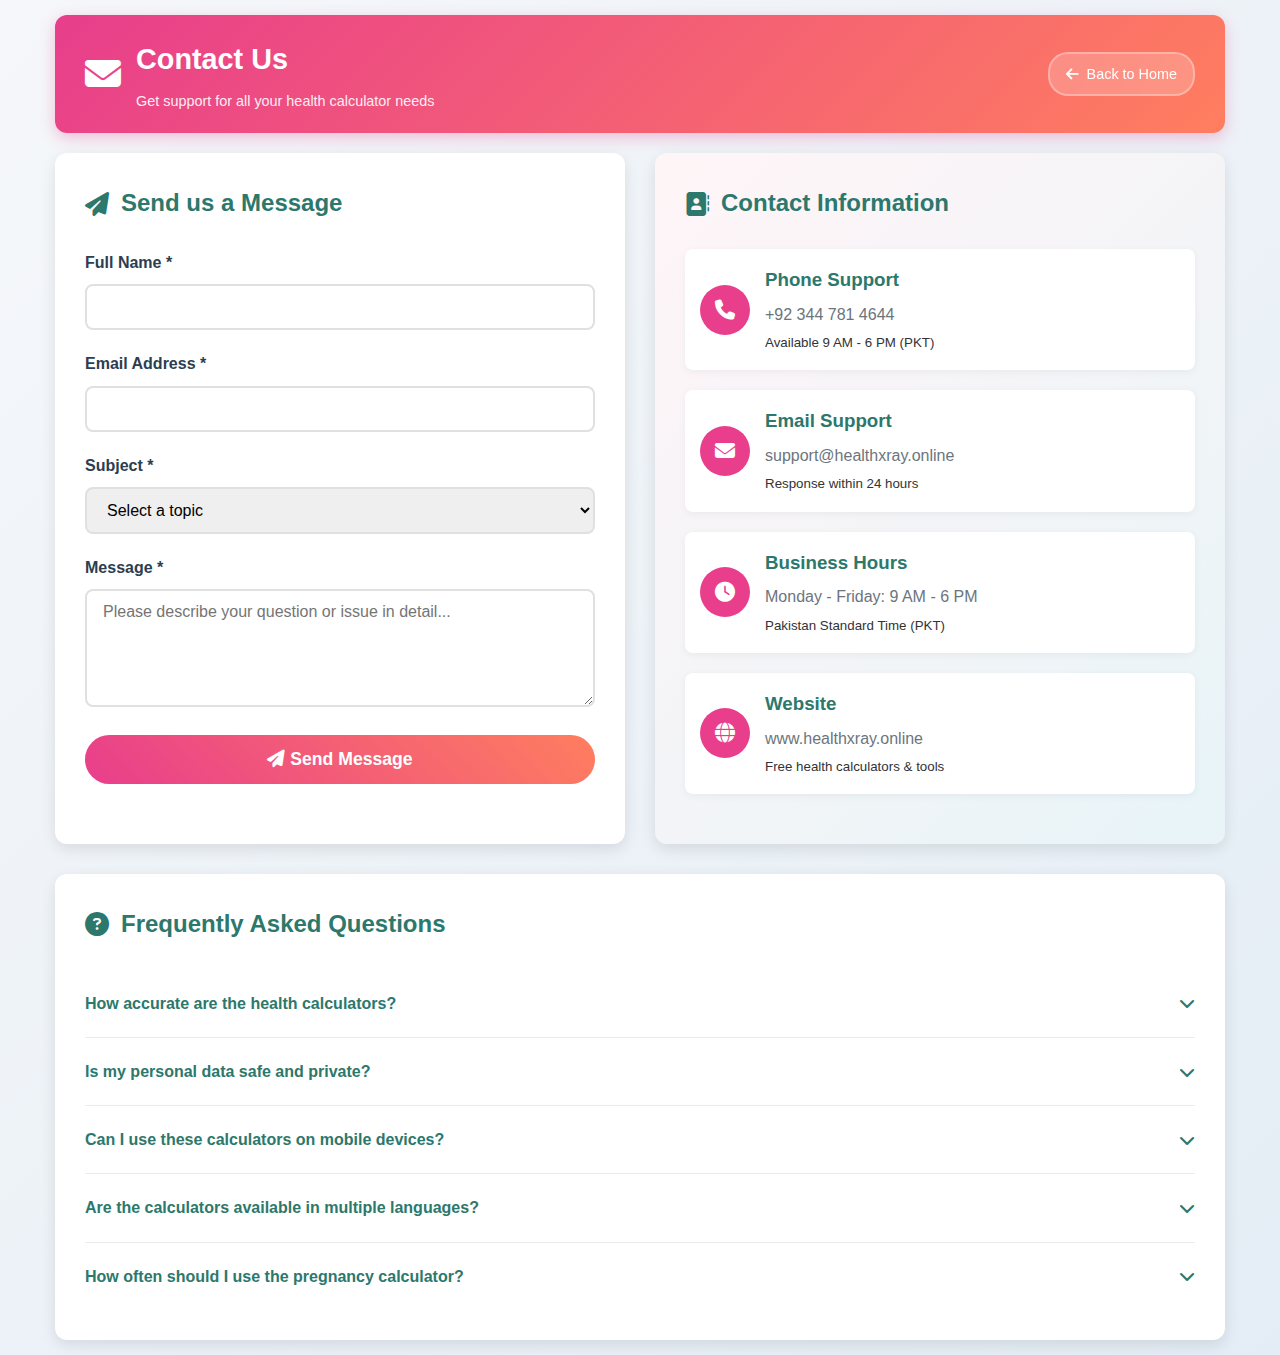
<file: contact.html>
<!DOCTYPE html>
<html lang="en">
<head>
    <meta charset="UTF-8">
    <meta name="viewport" content="width=device-width, initial-scale=1.0">
    <title>Contact Us - HealthXRay | Professional Health Tools Support</title>
    <meta name="description" content="Contact HealthXRay for support with our free health calculators including BMI, pregnancy, period, and calorie calculators. Get professional health tool assistance.">
    <meta name="keywords" content="contact healthxray, health calculator support, BMI calculator help, pregnancy calculator contact, period calculator support, calorie calculator assistance, health tools contact">
    <meta name="robots" content="index, follow">
    <meta name="author" content="HealthXRay">
    <link rel="canonical" href="https://healthxray.online/contact.html">
    <link rel="stylesheet" href="https://cdnjs.cloudflare.com/ajax/libs/font-awesome/6.4.0/css/all.min.css">
    <style>
        * {
            margin: 0;
            padding: 0;
            box-sizing: border-box;
            font-family: 'Segoe UI', Tahoma, Geneva, Verdana, sans-serif;
        }
        
        body {
            background: linear-gradient(135deg, #f5f7fa 0%, #e4edf5 100%);
            color: #333;
            line-height: 1.7;
            min-height: 100vh;
        }
        
        .container {
            max-width: 1200px;
            margin: 0 auto;
            padding: 15px;
        }
        
        .header {
            background: linear-gradient(135deg, #e83e8c, #ff7e5f);
            color: white;
            padding: 20px 30px;
            border-radius: 12px;
            margin-bottom: 20px;
            display: flex;
            align-items: center;
            justify-content: space-between;
            box-shadow: 0 5px 15px rgba(232, 62, 140, 0.3);
        }
        
        .header-left {
            display: flex;
            align-items: center;
            gap: 15px;
        }
        
        .header-icon {
            font-size: 36px;
        }
        
        .header-content h1 {
            font-size: 1.8rem;
            margin: 0;
            font-weight: 700;
        }
        
        .header-content p {
            font-size: 0.9rem;
            margin: 5px 0 0 0;
            opacity: 0.9;
        }
        
        .back-btn {
            background: rgba(255, 255, 255, 0.2);
            color: white;
            border: 2px solid rgba(255, 255, 255, 0.3);
            padding: 8px 16px;
            border-radius: 20px;
            cursor: pointer;
            display: flex;
            align-items: center;
            gap: 8px;
            text-decoration: none;
            font-size: 0.9rem;
            transition: all 0.3s;
            backdrop-filter: blur(10px);
        }
        
        .back-btn:hover {
            background: rgba(255, 255, 255, 0.3);
            border-color: rgba(255, 255, 255, 0.5);
            transform: translateY(-1px);
        }
        
        .main-content {
            display: grid;
            grid-template-columns: 1fr 1fr;
            gap: 30px;
            margin-bottom: 30px;
        }
        
        .contact-form-card {
            background: white;
            padding: 30px;
            border-radius: 12px;
            box-shadow: 0 5px 15px rgba(0, 0, 0, 0.1);
        }
        
        .contact-info-card {
            background: linear-gradient(135deg, #fff5f7, #e8f4f8);
            padding: 30px;
            border-radius: 12px;
            box-shadow: 0 5px 15px rgba(0, 0, 0, 0.1);
        }
        
        .card-title {
            color: #2c786c;
            margin-bottom: 25px;
            display: flex;
            align-items: center;
            gap: 12px;
            font-size: 1.5rem;
        }
        
        .form-group {
            margin-bottom: 20px;
        }
        
        .form-group label {
            display: block;
            margin-bottom: 8px;
            font-weight: 600;
            color: #2c3e50;
        }
        
        .form-group input, .form-group textarea, .form-group select {
            width: 100%;
            padding: 12px 16px;
            border: 2px solid #e0e0e0;
            border-radius: 8px;
            font-size: 1rem;
            transition: border-color 0.3s;
        }
        
        .form-group input:focus, .form-group textarea:focus, .form-group select:focus {
            border-color: #e83e8c;
            outline: none;
            box-shadow: 0 0 0 3px rgba(232, 62, 140, 0.1);
        }
        
        .submit-btn {
            background: linear-gradient(45deg, #e83e8c, #ff7e5f);
            color: white;
            border: none;
            padding: 14px 30px;
            font-size: 1.1rem;
            border-radius: 25px;
            cursor: pointer;
            font-weight: 600;
            width: 100%;
            transition: all 0.3s;
        }
        
        .submit-btn:hover {
            transform: translateY(-2px);
            box-shadow: 0 8px 20px rgba(232, 62, 140, 0.3);
        }
        
        .contact-item {
            display: flex;
            align-items: center;
            gap: 15px;
            margin-bottom: 20px;
            padding: 15px;
            background: white;
            border-radius: 8px;
            box-shadow: 0 2px 8px rgba(0, 0, 0, 0.05);
        }
        
        .contact-icon {
            background: #e83e8c;
            color: white;
            width: 50px;
            height: 50px;
            border-radius: 50%;
            display: flex;
            align-items: center;
            justify-content: center;
            font-size: 20px;
        }
        
        .contact-details h3 {
            color: #2c786c;
            margin-bottom: 5px;
        }
        
        .contact-details p {
            color: #6c757d;
            margin: 0;
        }
        
        .faq-section {
            background: white;
            padding: 30px;
            border-radius: 12px;
            box-shadow: 0 5px 15px rgba(0, 0, 0, 0.1);
            margin-top: 30px;
        }
        
        .faq-item {
            border-bottom: 1px solid #e9ecef;
            padding: 20px 0;
        }
        
        .faq-item:last-child {
            border-bottom: none;
        }
        
        .faq-question {
            font-weight: 600;
            color: #2c786c;
            cursor: pointer;
            display: flex;
            justify-content: space-between;
            align-items: center;
        }
        
        .faq-answer {
            color: #6c757d;
            margin-top: 10px;
            display: none;
        }
        
        .faq-answer.active {
            display: block;
        }
        
        @media (max-width: 768px) {
            .main-content {
                grid-template-columns: 1fr;
                gap: 20px;
            }
            
            .header {
                flex-direction: column;
                gap: 15px;
                text-align: center;
                padding: 15px;
            }
            
            .header-left {
                flex-direction: column;
                gap: 8px;
            }
        }
    </style>
</head>
<body>
    <div class="container">
        <!-- Header -->
        <div class="header">
            <div class="header-left">
                <div class="header-icon">
                    <i class="fas fa-envelope"></i>
                </div>
                <div class="header-content">
                    <h1>Contact Us</h1>
                    <p>Get support for all your health calculator needs</p>
                </div>
            </div>
            <a href="index.html" class="back-btn">
                <i class="fas fa-arrow-left"></i>
                <span>Back to Home</span>
            </a>
        </div>
        
        <!-- Main Content -->
        <div class="main-content">
            <!-- Contact Form -->
            <div class="contact-form-card">
                <h2 class="card-title">
                    <i class="fas fa-paper-plane"></i>
                    Send us a Message
                </h2>
                
                <form id="contactForm">
                    <div class="form-group">
                        <label for="name">Full Name *</label>
                        <input type="text" id="name" name="name" required>
                    </div>
                    
                    <div class="form-group">
                        <label for="email">Email Address *</label>
                        <input type="email" id="email" name="email" required>
                    </div>
                    
                    <div class="form-group">
                        <label for="subject">Subject *</label>
                        <select id="subject" name="subject" required>
                            <option value="">Select a topic</option>
                            <option value="bmi-calculator">BMI Calculator Support</option>
                            <option value="pregnancy-calculator">Pregnancy Calculator Help</option>
                            <option value="period-calculator">Period Calculator Support</option>
                            <option value="calorie-calculator">Calorie Calculator Help</option>
                            <option value="technical-issue">Technical Issue</option>
                            <option value="feature-request">Feature Request</option>
                            <option value="general-inquiry">General Inquiry</option>
                        </select>
                    </div>
                    
                    <div class="form-group">
                        <label for="message">Message *</label>
                        <textarea id="message" name="message" rows="5" required placeholder="Please describe your question or issue in detail..."></textarea>
                    </div>
                    
                    <button type="submit" class="submit-btn">
                        <i class="fas fa-paper-plane"></i> Send Message
                    </button>
                </form>
            </div>
            
            <!-- Contact Information -->
            <div class="contact-info-card">
                <h2 class="card-title">
                    <i class="fas fa-address-book"></i>
                    Contact Information
                </h2>
                
                <div class="contact-item">
                    <div class="contact-icon">
                        <i class="fas fa-phone"></i>
                    </div>
                    <div class="contact-details">
                        <h3>Phone Support</h3>
                        <p>+92 344 781 4644</p>
                        <small>Available 9 AM - 6 PM (PKT)</small>
                    </div>
                </div>
                
                <div class="contact-item">
                    <div class="contact-icon">
                        <i class="fas fa-envelope"></i>
                    </div>
                    <div class="contact-details">
                        <h3>Email Support</h3>
                        <p>support@healthxray.online</p>
                        <small>Response within 24 hours</small>
                    </div>
                </div>
                
                <div class="contact-item">
                    <div class="contact-icon">
                        <i class="fas fa-clock"></i>
                    </div>
                    <div class="contact-details">
                        <h3>Business Hours</h3>
                        <p>Monday - Friday: 9 AM - 6 PM</p>
                        <small>Pakistan Standard Time (PKT)</small>
                    </div>
                </div>
                
                <div class="contact-item">
                    <div class="contact-icon">
                        <i class="fas fa-globe"></i>
                    </div>
                    <div class="contact-details">
                        <h3>Website</h3>
                        <p>www.healthxray.online</p>
                        <small>Free health calculators & tools</small>
                    </div>
                </div>
            </div>
        </div>
        
        <!-- FAQ Section -->
        <div class="faq-section">
            <h2 class="card-title">
                <i class="fas fa-question-circle"></i>
                Frequently Asked Questions
            </h2>
            
            <div class="faq-item">
                <div class="faq-question" onclick="toggleFAQ(this)">
                    How accurate are the health calculators?
                    <i class="fas fa-chevron-down"></i>
                </div>
                <div class="faq-answer">
                    Our calculators use medically approved formulas and are designed for educational purposes. While they provide accurate estimates, always consult healthcare professionals for medical decisions.
                </div>
            </div>
            
            <div class="faq-item">
                <div class="faq-question" onclick="toggleFAQ(this)">
                    Is my personal data safe and private?
                    <i class="fas fa-chevron-down"></i>
                </div>
                <div class="faq-answer">
                    Yes, all calculations are performed locally in your browser. We don't store or transmit any personal health data to our servers.
                </div>
            </div>
            
            <div class="faq-item">
                <div class="faq-question" onclick="toggleFAQ(this)">
                    Can I use these calculators on mobile devices?
                    <i class="fas fa-chevron-down"></i>
                </div>
                <div class="faq-answer">
                    Absolutely! All our health calculators are fully responsive and work perfectly on smartphones, tablets, and desktop computers.
                </div>
            </div>
            
            <div class="faq-item">
                <div class="faq-question" onclick="toggleFAQ(this)">
                    Are the calculators available in multiple languages?
                    <i class="fas fa-chevron-down"></i>
                </div>
                <div class="faq-answer">
                    Yes, we support English, Urdu, and Hindi languages. You can switch languages using the language selector on any page.
                </div>
            </div>
            
            <div class="faq-item">
                <div class="faq-question" onclick="toggleFAQ(this)">
                    How often should I use the pregnancy calculator?
                    <i class="fas fa-chevron-down"></i>
                </div>
                <div class="faq-answer">
                    You can use it anytime to track your pregnancy progress. However, for medical monitoring, always follow your healthcare provider's schedule for regular check-ups.
                </div>
            </div>
        </div>
    </div>

    <script>
        // Contact form submission
        document.getElementById('contactForm').addEventListener('submit', function(e) {
            e.preventDefault();
            
            // Get form data
            const formData = {
                name: document.getElementById('name').value,
                email: document.getElementById('email').value,
                subject: document.getElementById('subject').value,
                message: document.getElementById('message').value
            };
            
            // Simulate form submission
            alert('Thank you for your message! We will get back to you within 24 hours.');
            
            // Reset form
            this.reset();
        });
        
        // FAQ toggle function
        function toggleFAQ(element) {
            const answer = element.nextElementSibling;
            const icon = element.querySelector('i');
            
            // Close all other FAQs
            document.querySelectorAll('.faq-answer').forEach(item => {
                if (item !== answer) {
                    item.classList.remove('active');
                }
            });
            
            document.querySelectorAll('.faq-question i').forEach(item => {
                if (item !== icon) {
                    item.className = 'fas fa-chevron-down';
                }
            });
            
            // Toggle current FAQ
            answer.classList.toggle('active');
            icon.className = answer.classList.contains('active') ? 'fas fa-chevron-up' : 'fas fa-chevron-down';
        }
    </script>
</body>
</html>
</file>
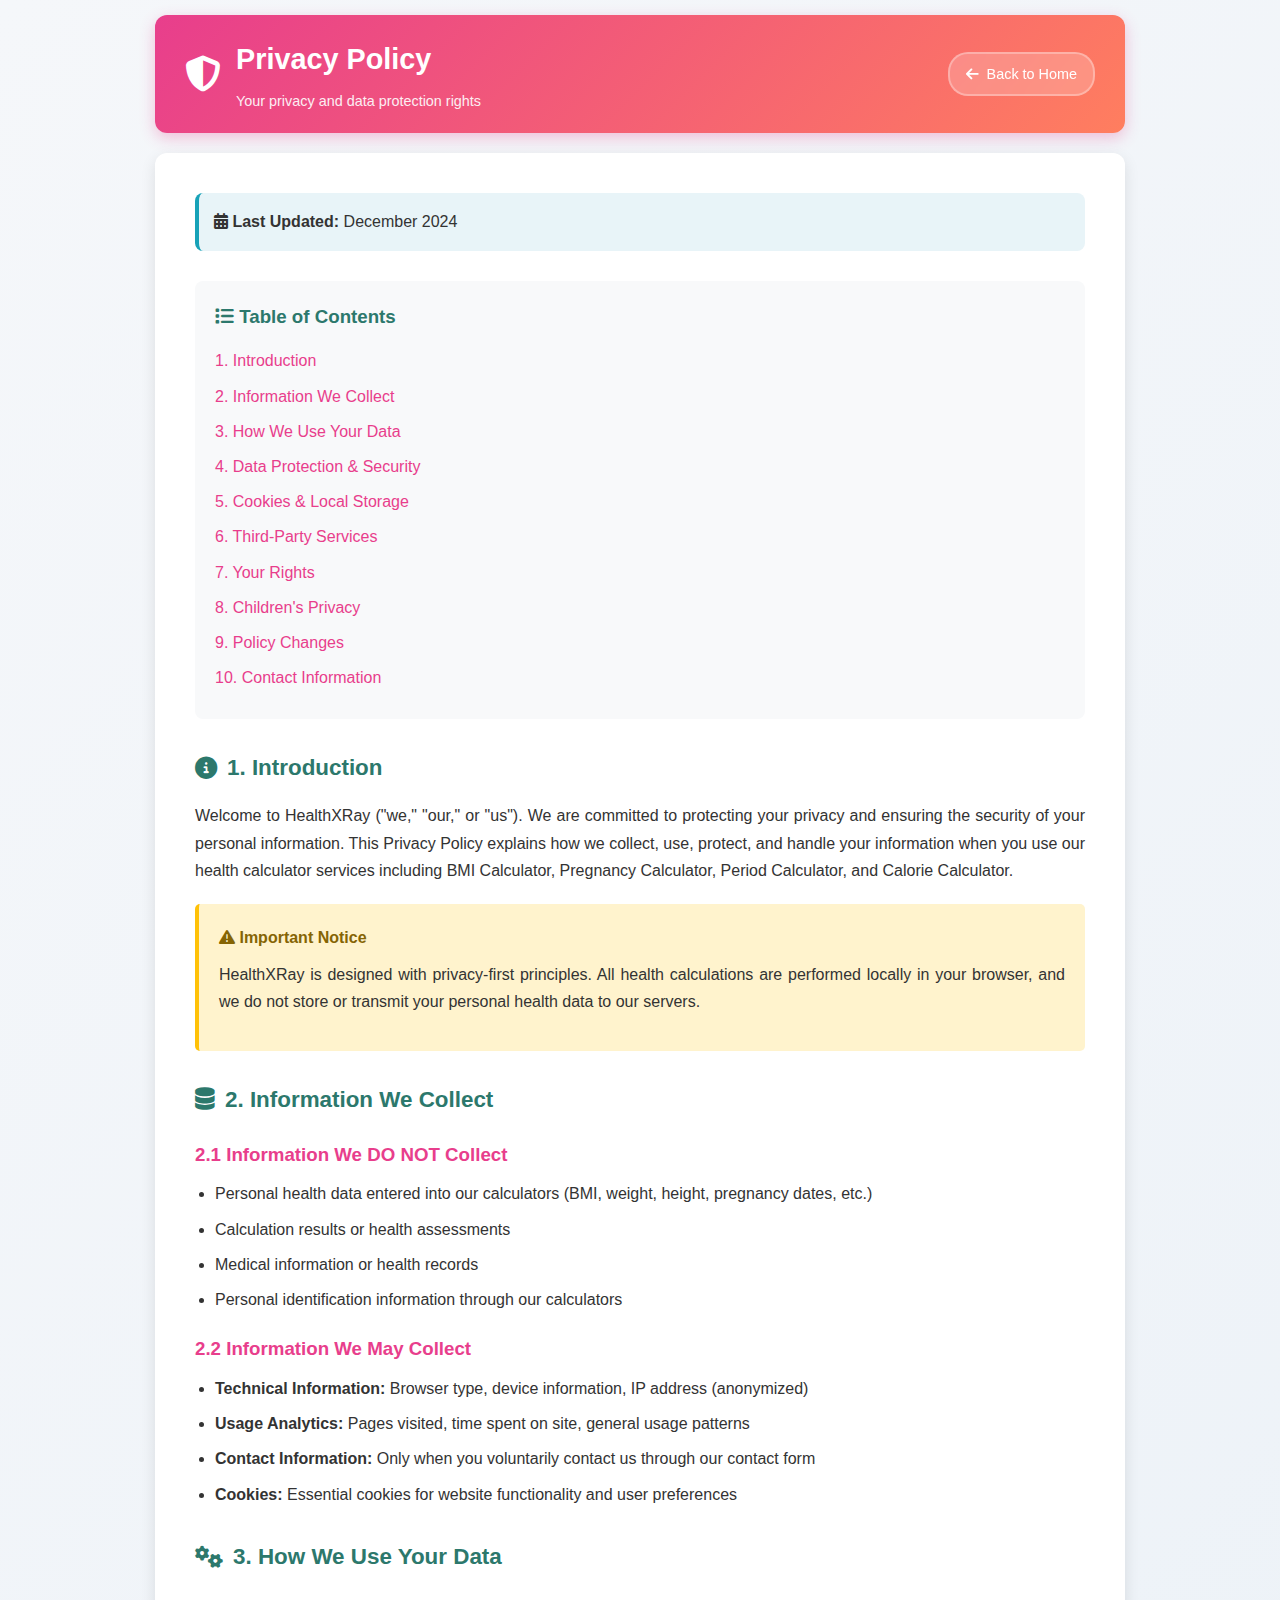
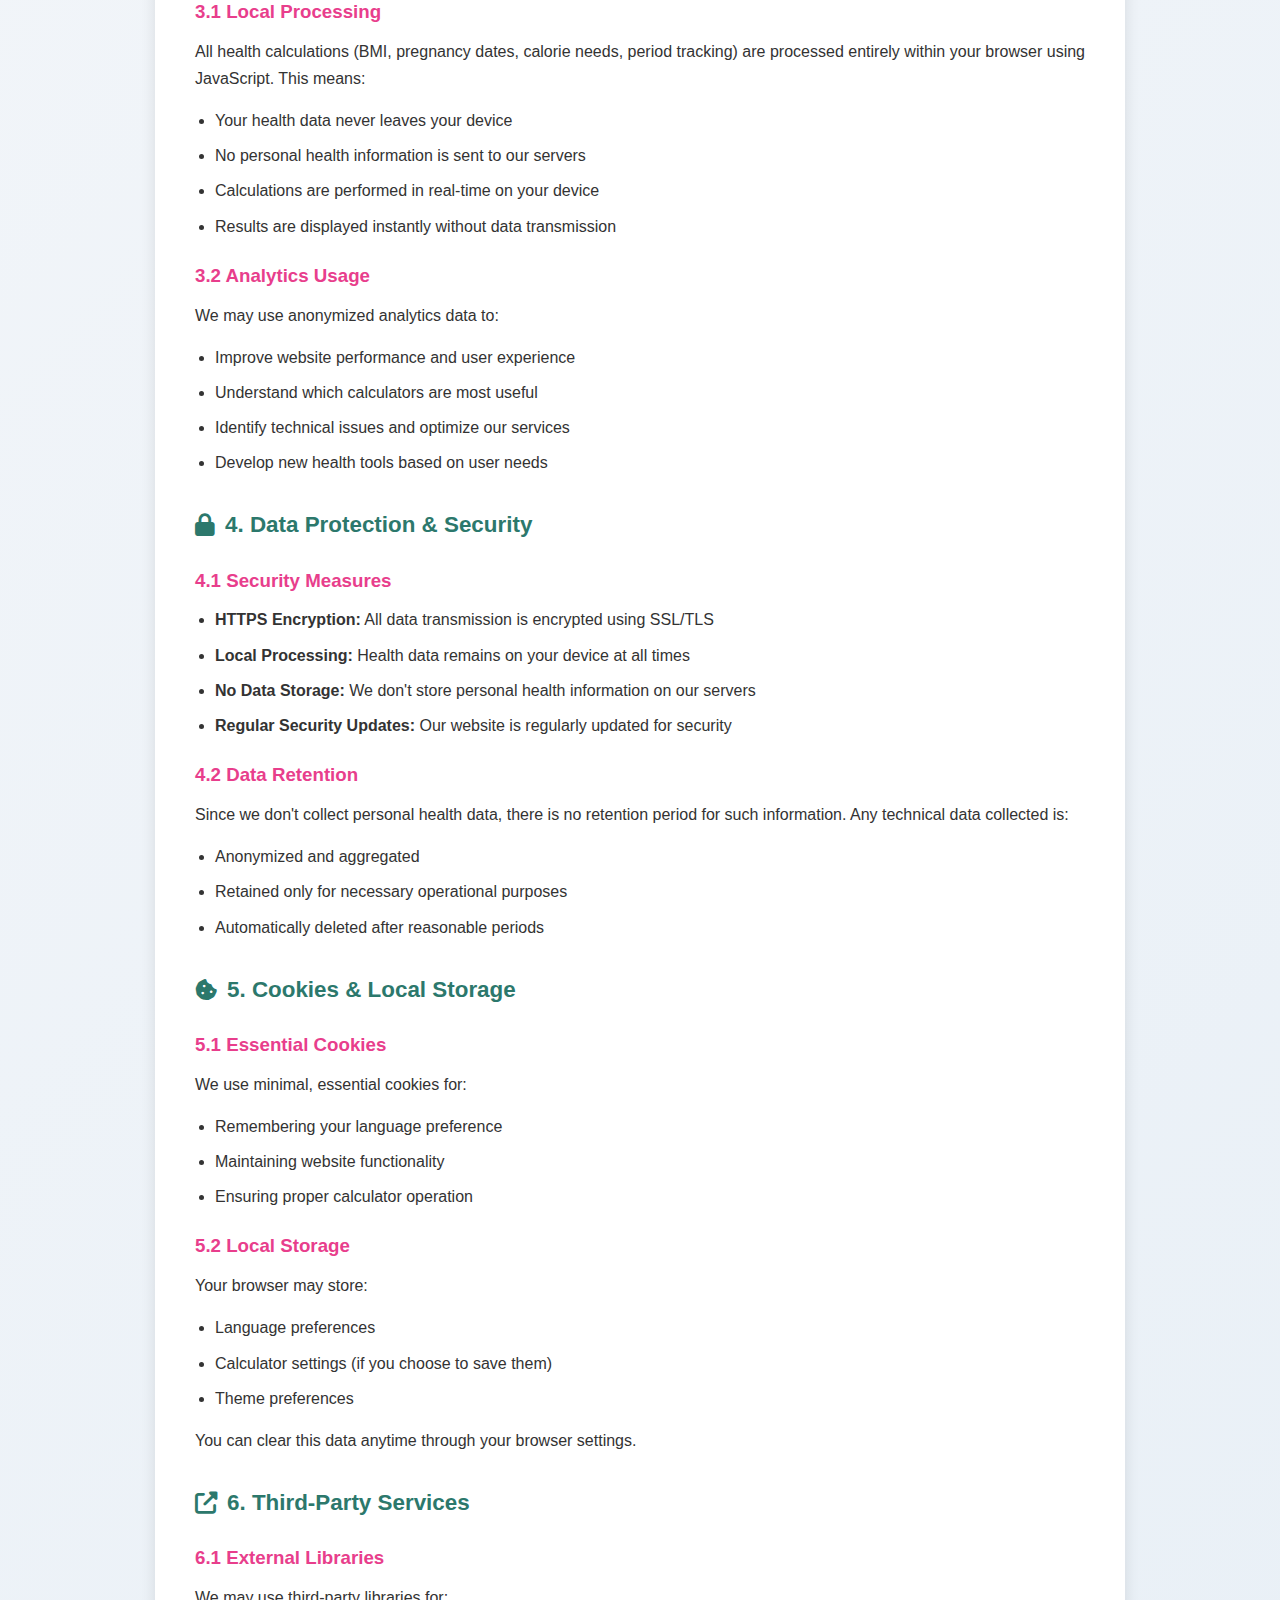
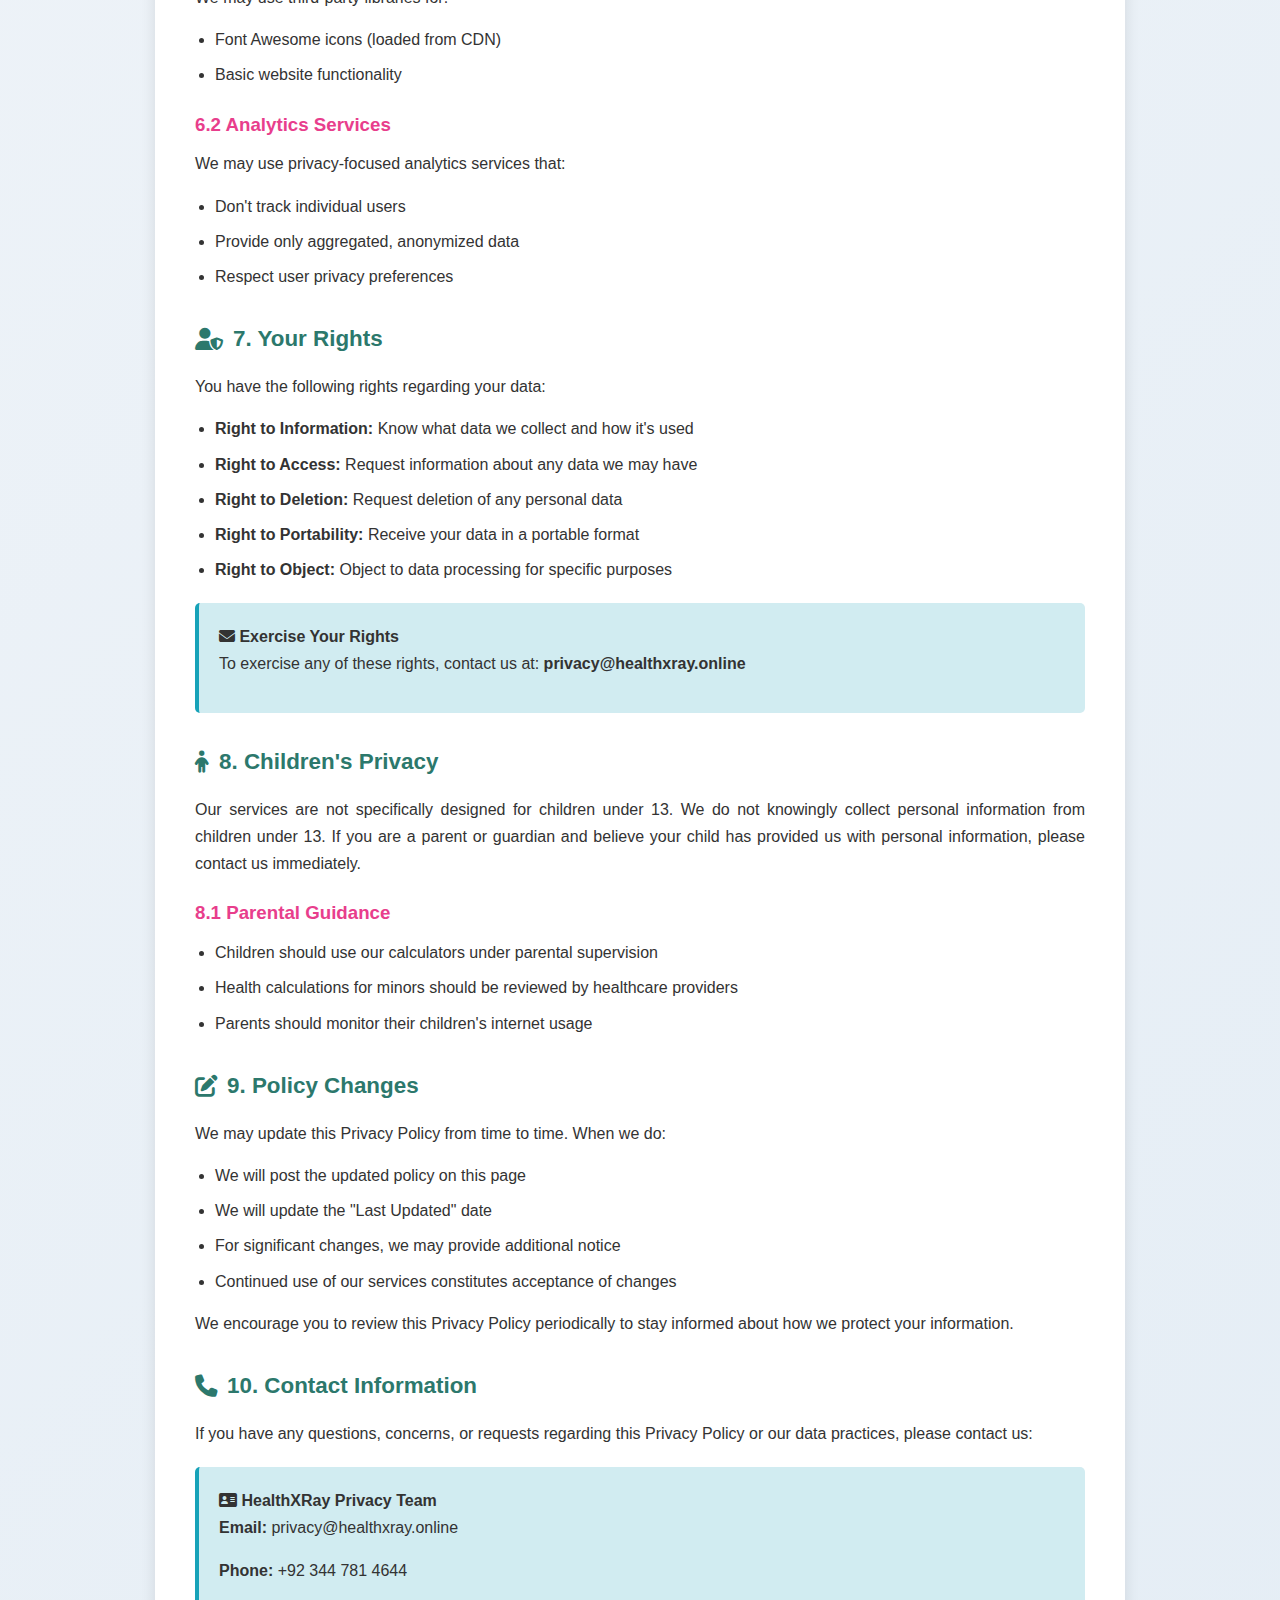
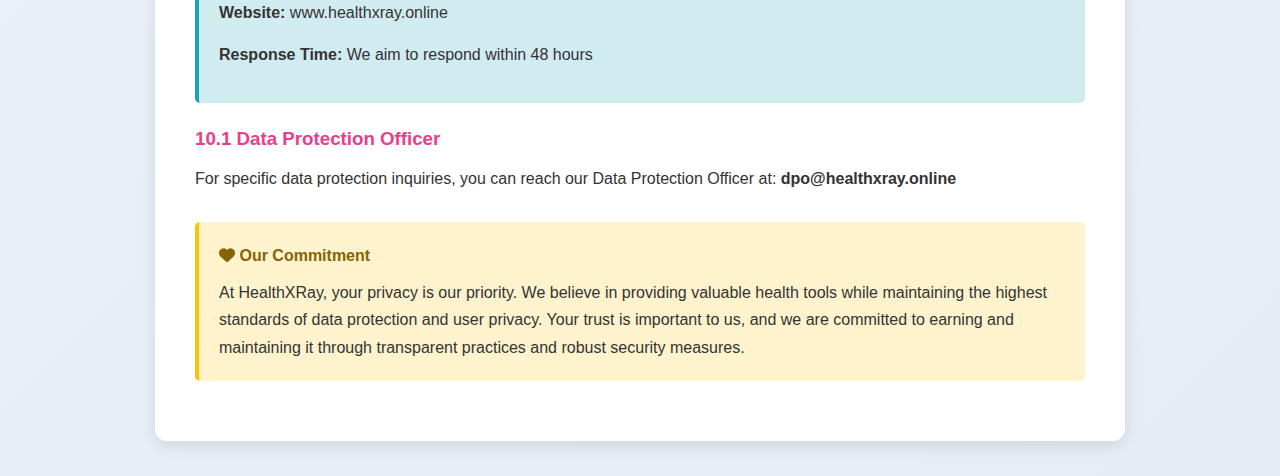
<file: privacy-policy.html>
<!DOCTYPE html>
<html lang="en">
<head>
    <meta charset="UTF-8">
    <meta name="viewport" content="width=device-width, initial-scale=1.0">
    <title>Privacy Policy - HealthXRay | Data Protection & Privacy Rights</title>
    <meta name="description" content="HealthXRay Privacy Policy - Learn how we protect your data when using our free health calculators. Complete privacy protection for BMI, pregnancy, period calculators.">
    <meta name="keywords" content="healthxray privacy policy, health calculator privacy, data protection, BMI calculator privacy, pregnancy calculator data security, period calculator privacy">
    <meta name="robots" content="index, follow">
    <meta name="author" content="HealthXRay">
    <link rel="canonical" href="https://healthxray.online/privacy-policy.html">
    <link rel="stylesheet" href="https://cdnjs.cloudflare.com/ajax/libs/font-awesome/6.4.0/css/all.min.css">
    <style>
        * {
            margin: 0;
            padding: 0;
            box-sizing: border-box;
            font-family: 'Segoe UI', Tahoma, Geneva, Verdana, sans-serif;
        }
        
        body {
            background: linear-gradient(135deg, #f5f7fa 0%, #e4edf5 100%);
            color: #333;
            line-height: 1.7;
            min-height: 100vh;
        }
        
        .container {
            max-width: 1000px;
            margin: 0 auto;
            padding: 15px;
        }
        
        .header {
            background: linear-gradient(135deg, #e83e8c, #ff7e5f);
            color: white;
            padding: 20px 30px;
            border-radius: 12px;
            margin-bottom: 20px;
            display: flex;
            align-items: center;
            justify-content: space-between;
            box-shadow: 0 5px 15px rgba(232, 62, 140, 0.3);
        }
        
        .header-left {
            display: flex;
            align-items: center;
            gap: 15px;
        }
        
        .header-icon {
            font-size: 36px;
        }
        
        .header-content h1 {
            font-size: 1.8rem;
            margin: 0;
            font-weight: 700;
        }
        
        .header-content p {
            font-size: 0.9rem;
            margin: 5px 0 0 0;
            opacity: 0.9;
        }
        
        .back-btn {
            background: rgba(255, 255, 255, 0.2);
            color: white;
            border: 2px solid rgba(255, 255, 255, 0.3);
            padding: 8px 16px;
            border-radius: 20px;
            cursor: pointer;
            display: flex;
            align-items: center;
            gap: 8px;
            text-decoration: none;
            font-size: 0.9rem;
            transition: all 0.3s;
            backdrop-filter: blur(10px);
        }
        
        .back-btn:hover {
            background: rgba(255, 255, 255, 0.3);
            border-color: rgba(255, 255, 255, 0.5);
            transform: translateY(-1px);
        }
        
        .content-card {
            background: white;
            padding: 40px;
            border-radius: 12px;
            box-shadow: 0 5px 15px rgba(0, 0, 0, 0.1);
            margin-bottom: 20px;
        }
        
        .last-updated {
            background: #e8f4f8;
            padding: 15px;
            border-radius: 8px;
            margin-bottom: 30px;
            border-left: 4px solid #17a2b8;
        }
        
        .section {
            margin-bottom: 30px;
        }
        
        .section h2 {
            color: #2c786c;
            margin-bottom: 15px;
            font-size: 1.4rem;
            display: flex;
            align-items: center;
            gap: 10px;
        }
        
        .section h3 {
            color: #e83e8c;
            margin-bottom: 10px;
            margin-top: 20px;
        }
        
        .section p {
            margin-bottom: 15px;
            text-align: justify;
        }
        
        .section ul {
            margin-left: 20px;
            margin-bottom: 15px;
        }
        
        .section li {
            margin-bottom: 8px;
        }
        
        .highlight-box {
            background: #fff3cd;
            border-left: 4px solid #ffc107;
            padding: 20px;
            margin: 20px 0;
            border-radius: 5px;
        }
        
        .highlight-box h4 {
            color: #856404;
            margin-bottom: 10px;
        }
        
        .contact-info {
            background: #d1ecf1;
            border-left: 4px solid #17a2b8;
            padding: 20px;
            margin: 20px 0;
            border-radius: 5px;
        }
        
        .toc {
            background: #f8f9fa;
            padding: 20px;
            border-radius: 8px;
            margin-bottom: 30px;
        }
        
        .toc h3 {
            color: #2c786c;
            margin-bottom: 15px;
        }
        
        .toc ul {
            list-style: none;
            padding: 0;
        }
        
        .toc li {
            margin-bottom: 8px;
        }
        
        .toc a {
            color: #e83e8c;
            text-decoration: none;
            font-weight: 500;
        }
        
        .toc a:hover {
            text-decoration: underline;
        }
        
        @media (max-width: 768px) {
            .header {
                flex-direction: column;
                gap: 15px;
                text-align: center;
                padding: 15px;
            }
            
            .header-left {
                flex-direction: column;
                gap: 8px;
            }
            
            .content-card {
                padding: 25px 20px;
            }
        }
    </style>
</head>
<body>
    <div class="container">
        <!-- Header -->
        <div class="header">
            <div class="header-left">
                <div class="header-icon">
                    <i class="fas fa-shield-alt"></i>
                </div>
                <div class="header-content">
                    <h1>Privacy Policy</h1>
                    <p>Your privacy and data protection rights</p>
                </div>
            </div>
            <a href="index.html" class="back-btn">
                <i class="fas fa-arrow-left"></i>
                <span>Back to Home</span>
            </a>
        </div>
        
        <!-- Content -->
        <div class="content-card">
            <div class="last-updated">
                <strong><i class="fas fa-calendar-alt"></i> Last Updated:</strong> December 2024
            </div>
            
            <!-- Table of Contents -->
            <div class="toc">
                <h3><i class="fas fa-list"></i> Table of Contents</h3>
                <ul>
                    <li><a href="#introduction">1. Introduction</a></li>
                    <li><a href="#information-collection">2. Information We Collect</a></li>
                    <li><a href="#data-usage">3. How We Use Your Data</a></li>
                    <li><a href="#data-protection">4. Data Protection & Security</a></li>
                    <li><a href="#cookies">5. Cookies & Local Storage</a></li>
                    <li><a href="#third-party">6. Third-Party Services</a></li>
                    <li><a href="#user-rights">7. Your Rights</a></li>
                    <li><a href="#children-privacy">8. Children's Privacy</a></li>
                    <li><a href="#policy-changes">9. Policy Changes</a></li>
                    <li><a href="#contact-us">10. Contact Information</a></li>
                </ul>
            </div>
            
            <!-- Introduction -->
            <div class="section" id="introduction">
                <h2><i class="fas fa-info-circle"></i> 1. Introduction</h2>
                <p>Welcome to HealthXRay ("we," "our," or "us"). We are committed to protecting your privacy and ensuring the security of your personal information. This Privacy Policy explains how we collect, use, protect, and handle your information when you use our health calculator services including BMI Calculator, Pregnancy Calculator, Period Calculator, and Calorie Calculator.</p>
                
                <div class="highlight-box">
                    <h4><i class="fas fa-exclamation-triangle"></i> Important Notice</h4>
                    <p>HealthXRay is designed with privacy-first principles. All health calculations are performed locally in your browser, and we do not store or transmit your personal health data to our servers.</p>
                </div>
            </div>
            
            <!-- Information Collection -->
            <div class="section" id="information-collection">
                <h2><i class="fas fa-database"></i> 2. Information We Collect</h2>
                
                <h3>2.1 Information We DO NOT Collect</h3>
                <ul>
                    <li>Personal health data entered into our calculators (BMI, weight, height, pregnancy dates, etc.)</li>
                    <li>Calculation results or health assessments</li>
                    <li>Medical information or health records</li>
                    <li>Personal identification information through our calculators</li>
                </ul>
                
                <h3>2.2 Information We May Collect</h3>
                <ul>
                    <li><strong>Technical Information:</strong> Browser type, device information, IP address (anonymized)</li>
                    <li><strong>Usage Analytics:</strong> Pages visited, time spent on site, general usage patterns</li>
                    <li><strong>Contact Information:</strong> Only when you voluntarily contact us through our contact form</li>
                    <li><strong>Cookies:</strong> Essential cookies for website functionality and user preferences</li>
                </ul>
            </div>
            
            <!-- Data Usage -->
            <div class="section" id="data-usage">
                <h2><i class="fas fa-cogs"></i> 3. How We Use Your Data</h2>
                
                <h3>3.1 Local Processing</h3>
                <p>All health calculations (BMI, pregnancy dates, calorie needs, period tracking) are processed entirely within your browser using JavaScript. This means:</p>
                <ul>
                    <li>Your health data never leaves your device</li>
                    <li>No personal health information is sent to our servers</li>
                    <li>Calculations are performed in real-time on your device</li>
                    <li>Results are displayed instantly without data transmission</li>
                </ul>
                
                <h3>3.2 Analytics Usage</h3>
                <p>We may use anonymized analytics data to:</p>
                <ul>
                    <li>Improve website performance and user experience</li>
                    <li>Understand which calculators are most useful</li>
                    <li>Identify technical issues and optimize our services</li>
                    <li>Develop new health tools based on user needs</li>
                </ul>
            </div>
            
            <!-- Data Protection -->
            <div class="section" id="data-protection">
                <h2><i class="fas fa-lock"></i> 4. Data Protection & Security</h2>
                
                <h3>4.1 Security Measures</h3>
                <ul>
                    <li><strong>HTTPS Encryption:</strong> All data transmission is encrypted using SSL/TLS</li>
                    <li><strong>Local Processing:</strong> Health data remains on your device at all times</li>
                    <li><strong>No Data Storage:</strong> We don't store personal health information on our servers</li>
                    <li><strong>Regular Security Updates:</strong> Our website is regularly updated for security</li>
                </ul>
                
                <h3>4.2 Data Retention</h3>
                <p>Since we don't collect personal health data, there is no retention period for such information. Any technical data collected is:</p>
                <ul>
                    <li>Anonymized and aggregated</li>
                    <li>Retained only for necessary operational purposes</li>
                    <li>Automatically deleted after reasonable periods</li>
                </ul>
            </div>
            
            <!-- Cookies -->
            <div class="section" id="cookies">
                <h2><i class="fas fa-cookie-bite"></i> 5. Cookies & Local Storage</h2>
                
                <h3>5.1 Essential Cookies</h3>
                <p>We use minimal, essential cookies for:</p>
                <ul>
                    <li>Remembering your language preference</li>
                    <li>Maintaining website functionality</li>
                    <li>Ensuring proper calculator operation</li>
                </ul>
                
                <h3>5.2 Local Storage</h3>
                <p>Your browser may store:</p>
                <ul>
                    <li>Language preferences</li>
                    <li>Calculator settings (if you choose to save them)</li>
                    <li>Theme preferences</li>
                </ul>
                
                <p>You can clear this data anytime through your browser settings.</p>
            </div>
            
            <!-- Third Party -->
            <div class="section" id="third-party">
                <h2><i class="fas fa-external-link-alt"></i> 6. Third-Party Services</h2>
                
                <h3>6.1 External Libraries</h3>
                <p>We may use third-party libraries for:</p>
                <ul>
                    <li>Font Awesome icons (loaded from CDN)</li>
                    <li>Basic website functionality</li>
                </ul>
                
                <h3>6.2 Analytics Services</h3>
                <p>We may use privacy-focused analytics services that:</p>
                <ul>
                    <li>Don't track individual users</li>
                    <li>Provide only aggregated, anonymized data</li>
                    <li>Respect user privacy preferences</li>
                </ul>
            </div>
            
            <!-- User Rights -->
            <div class="section" id="user-rights">
                <h2><i class="fas fa-user-shield"></i> 7. Your Rights</h2>
                
                <p>You have the following rights regarding your data:</p>
                <ul>
                    <li><strong>Right to Information:</strong> Know what data we collect and how it's used</li>
                    <li><strong>Right to Access:</strong> Request information about any data we may have</li>
                    <li><strong>Right to Deletion:</strong> Request deletion of any personal data</li>
                    <li><strong>Right to Portability:</strong> Receive your data in a portable format</li>
                    <li><strong>Right to Object:</strong> Object to data processing for specific purposes</li>
                </ul>
                
                <div class="contact-info">
                    <h4><i class="fas fa-envelope"></i> Exercise Your Rights</h4>
                    <p>To exercise any of these rights, contact us at: <strong>privacy@healthxray.online</strong></p>
                </div>
            </div>
            
            <!-- Children's Privacy -->
            <div class="section" id="children-privacy">
                <h2><i class="fas fa-child"></i> 8. Children's Privacy</h2>
                
                <p>Our services are not specifically designed for children under 13. We do not knowingly collect personal information from children under 13. If you are a parent or guardian and believe your child has provided us with personal information, please contact us immediately.</p>
                
                <h3>8.1 Parental Guidance</h3>
                <ul>
                    <li>Children should use our calculators under parental supervision</li>
                    <li>Health calculations for minors should be reviewed by healthcare providers</li>
                    <li>Parents should monitor their children's internet usage</li>
                </ul>
            </div>
            
            <!-- Policy Changes -->
            <div class="section" id="policy-changes">
                <h2><i class="fas fa-edit"></i> 9. Policy Changes</h2>
                
                <p>We may update this Privacy Policy from time to time. When we do:</p>
                <ul>
                    <li>We will post the updated policy on this page</li>
                    <li>We will update the "Last Updated" date</li>
                    <li>For significant changes, we may provide additional notice</li>
                    <li>Continued use of our services constitutes acceptance of changes</li>
                </ul>
                
                <p>We encourage you to review this Privacy Policy periodically to stay informed about how we protect your information.</p>
            </div>
            
            <!-- Contact -->
            <div class="section" id="contact-us">
                <h2><i class="fas fa-phone"></i> 10. Contact Information</h2>
                
                <p>If you have any questions, concerns, or requests regarding this Privacy Policy or our data practices, please contact us:</p>
                
                <div class="contact-info">
                    <h4><i class="fas fa-address-card"></i> HealthXRay Privacy Team</h4>
                    <p><strong>Email:</strong> privacy@healthxray.online</p>
                    <p><strong>Phone:</strong> +92 344 781 4644</p>
                    <p><strong>Website:</strong> www.healthxray.online</p>
                    <p><strong>Response Time:</strong> We aim to respond within 48 hours</p>
                </div>
                
                <h3>10.1 Data Protection Officer</h3>
                <p>For specific data protection inquiries, you can reach our Data Protection Officer at: <strong>dpo@healthxray.online</strong></p>
            </div>
            
            <!-- Final Note -->
            <div class="highlight-box">
                <h4><i class="fas fa-heart"></i> Our Commitment</h4>
                <p>At HealthXRay, your privacy is our priority. We believe in providing valuable health tools while maintaining the highest standards of data protection and user privacy. Your trust is important to us, and we are committed to earning and maintaining it through transparent practices and robust security measures.</p>
            </div>
        </div>
    </div>
</body>
</html>
</file>
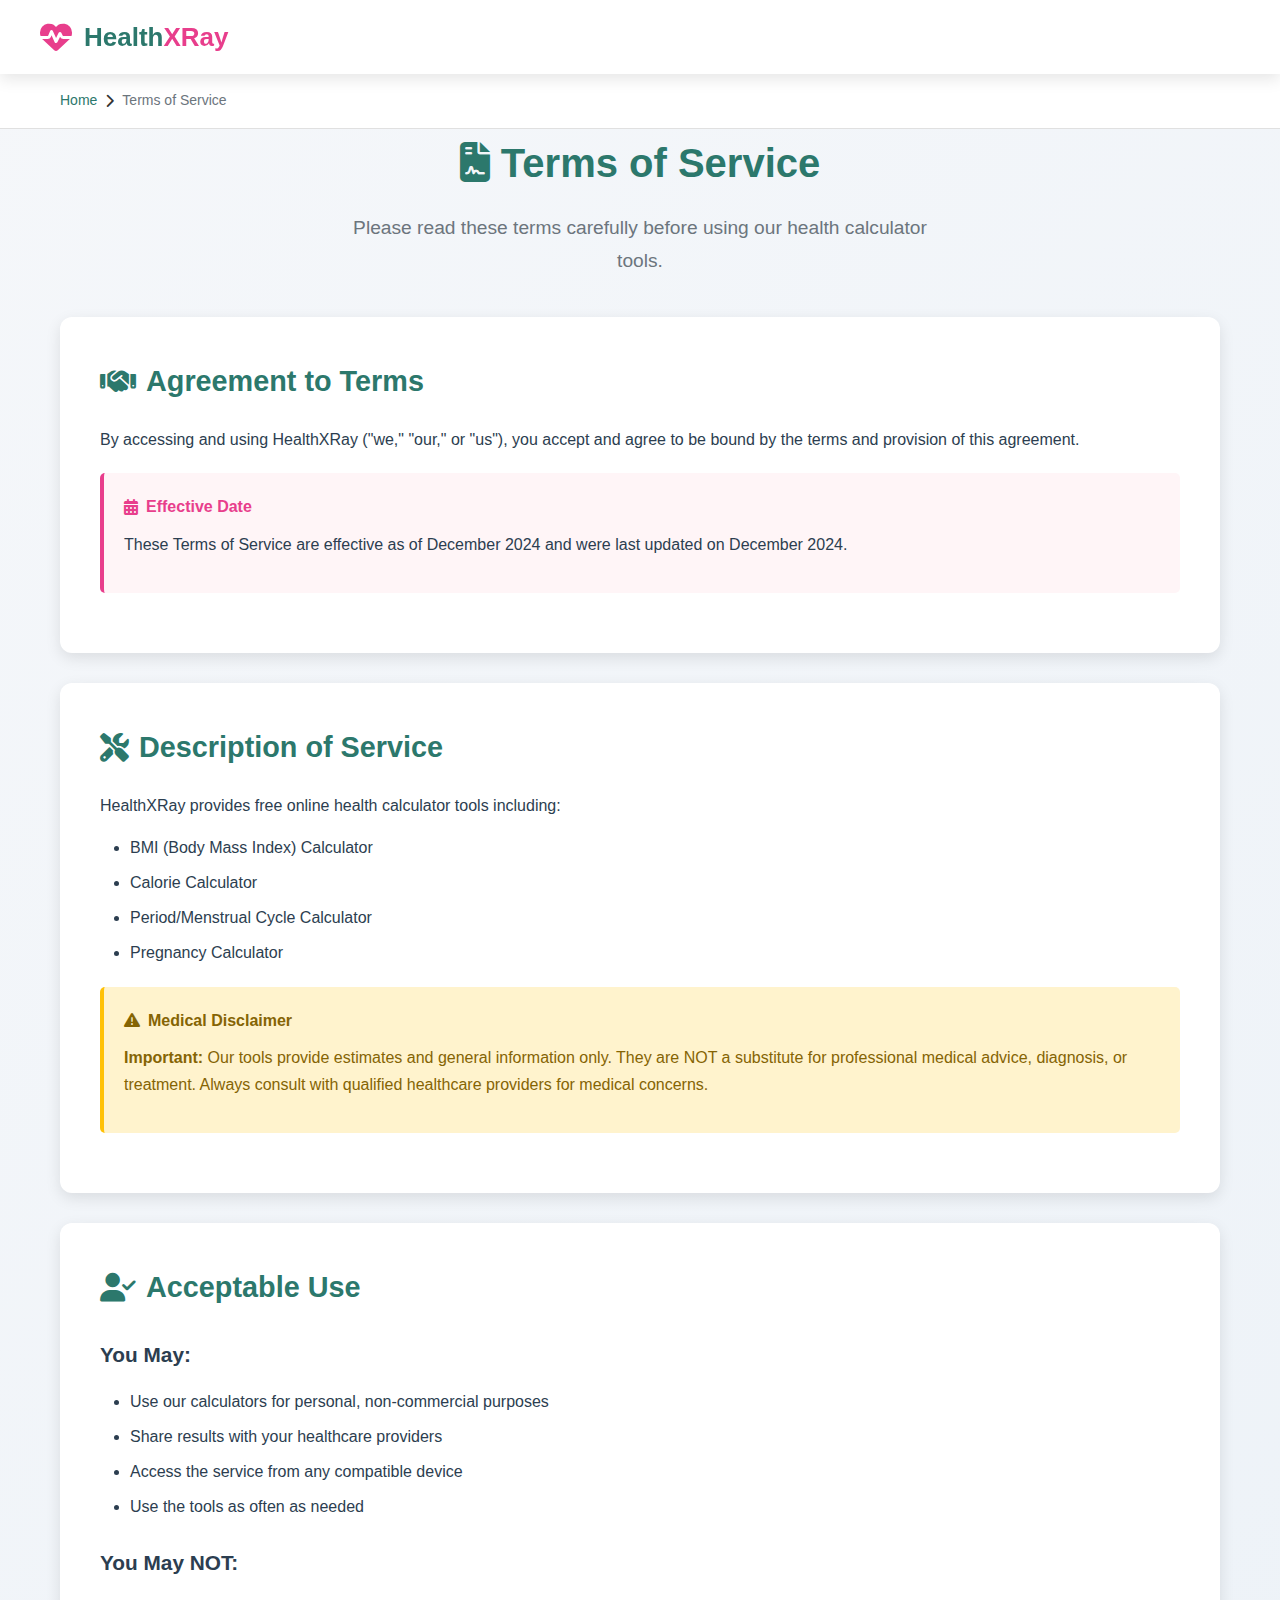
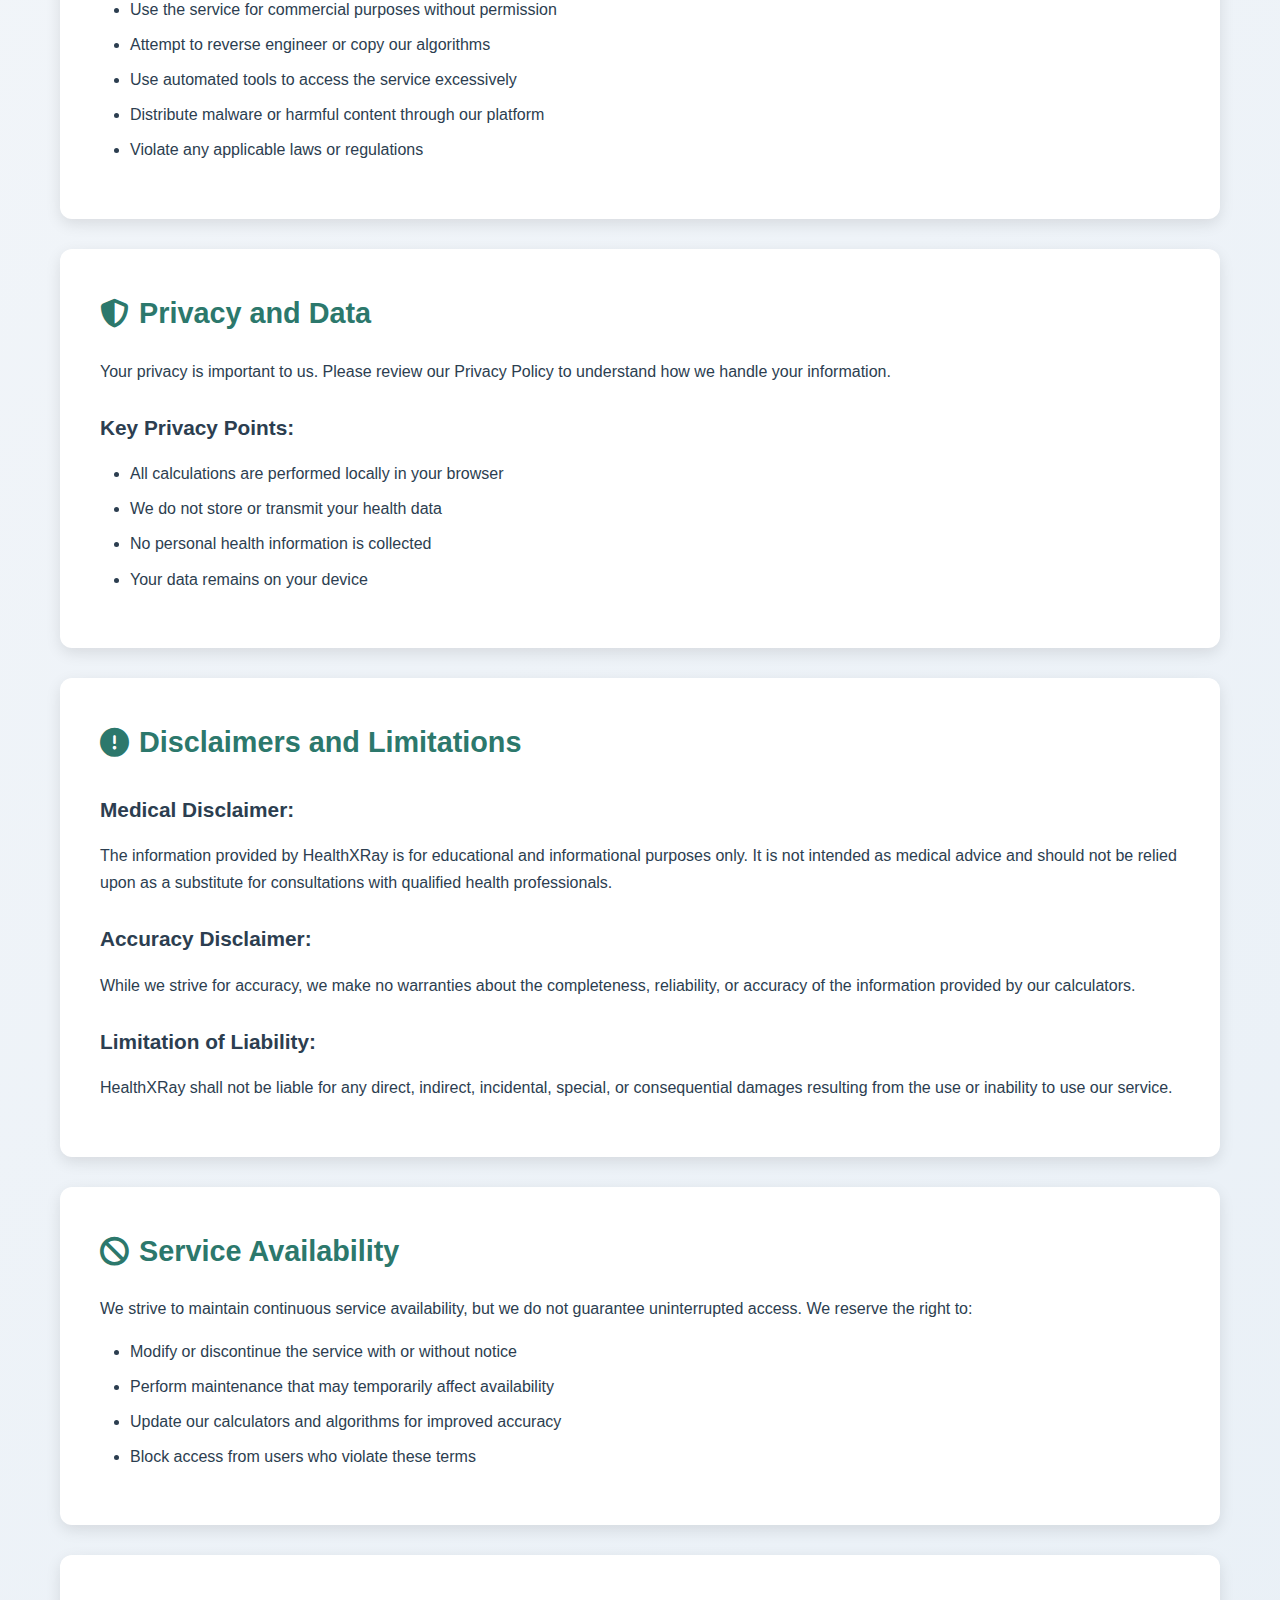
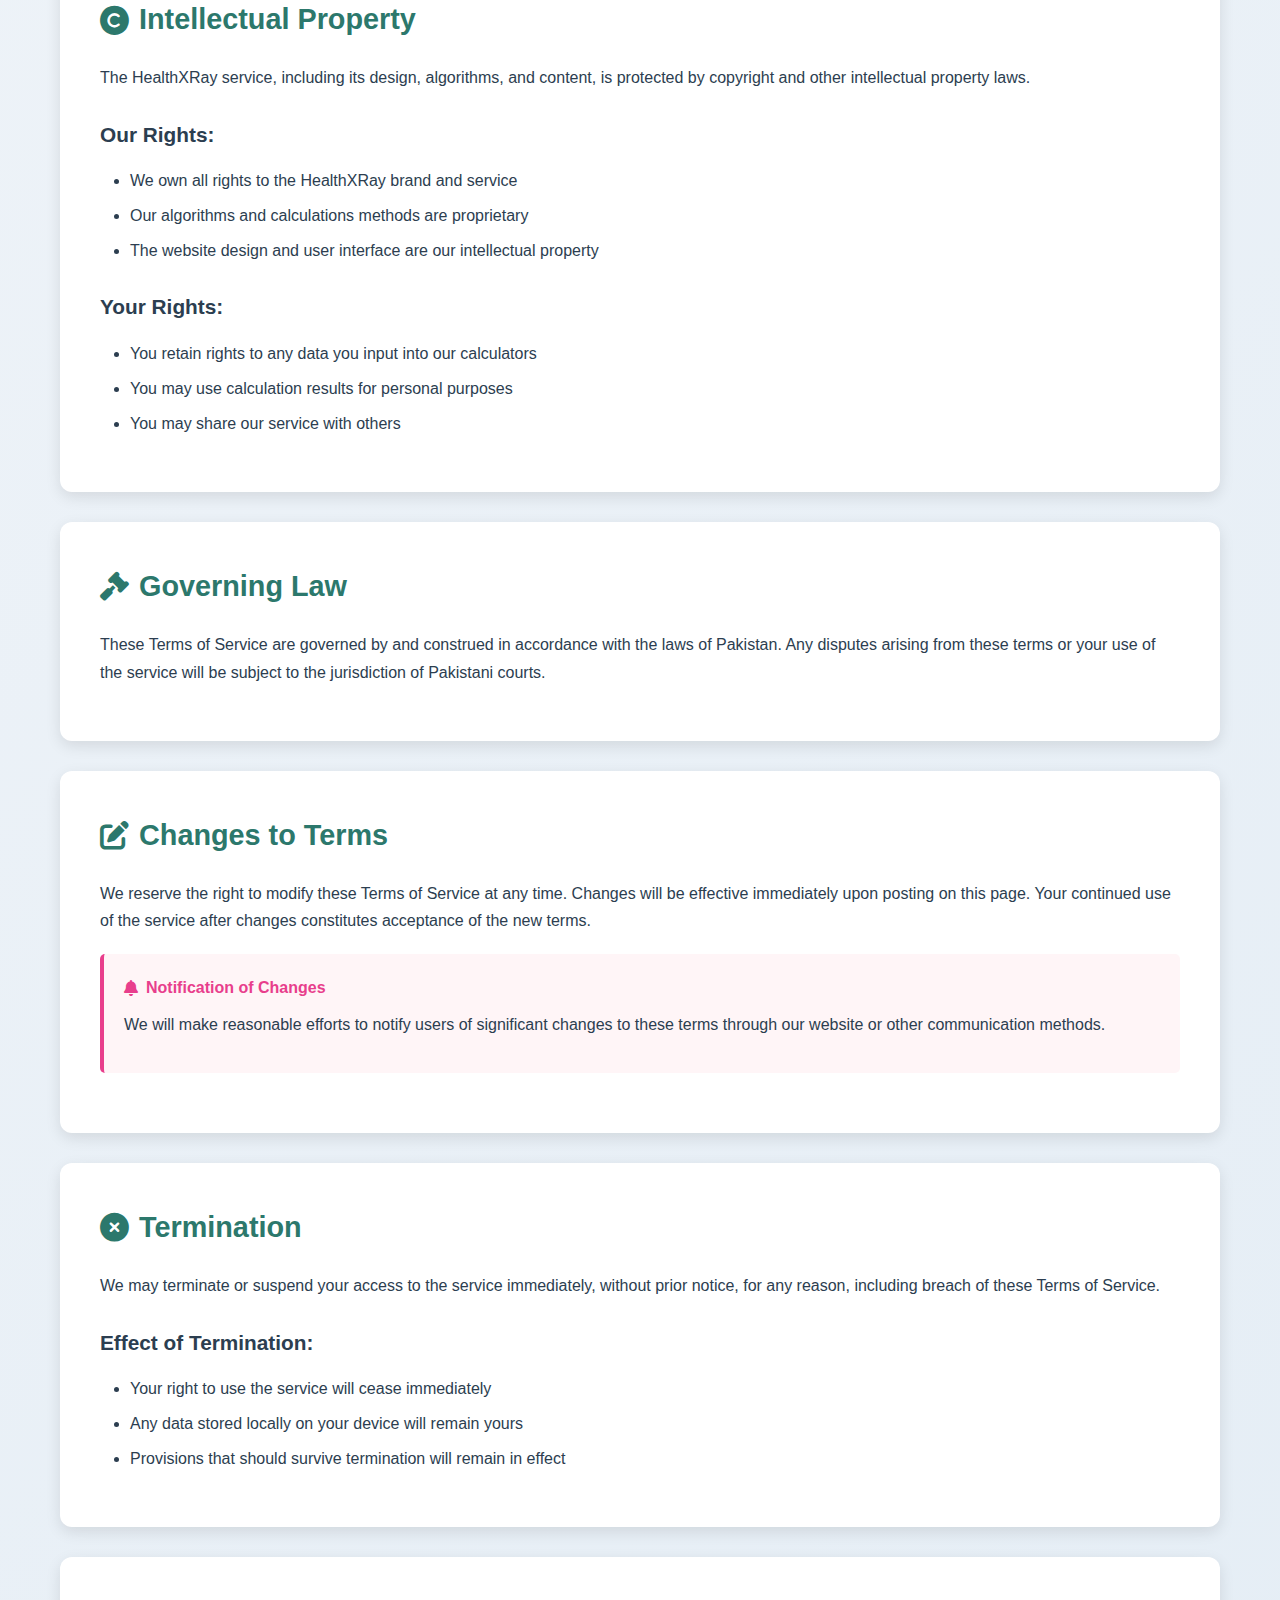
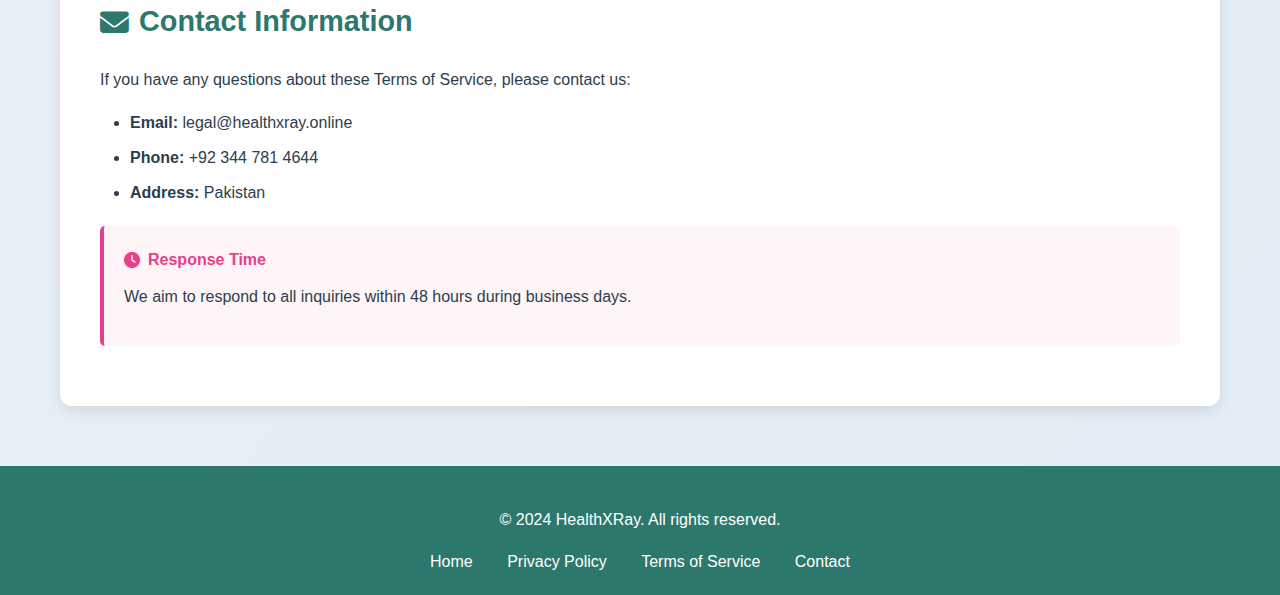
<file: terms-of-service.html>
<!DOCTYPE html>
<html lang="en">
<head>
    <meta charset="UTF-8">
    <meta name="viewport" content="width=device-width, initial-scale=1.0">
    <title>Terms of Service - HealthXRay</title>
    <meta name="description" content="HealthXRay Terms of Service - Legal terms and conditions for using our health calculator tools">
    <link rel="canonical" href="https://healthxray.online/terms-of-service.html">
    <link rel="stylesheet" href="https://cdnjs.cloudflare.com/ajax/libs/font-awesome/6.4.0/css/all.min.css">
    
    <!-- Breadcrumb Structured Data -->
    <script type="application/ld+json">
    {
        "@context": "https://schema.org",
        "@type": "BreadcrumbList",
        "itemListElement": [
            {
                "@type": "ListItem",
                "position": 1,
                "name": "Home",
                "item": "https://healthxray.online/"
            },
            {
                "@type": "ListItem",
                "position": 2,
                "name": "Terms of Service",
                "item": "https://healthxray.online/terms-of-service.html"
            }
        ]
    }
    </script>
    
    <style>
        * {
            margin: 0;
            padding: 0;
            box-sizing: border-box;
            font-family: 'Segoe UI', Tahoma, Geneva, Verdana, sans-serif;
        }
        
        :root {
            --primary: #2c786c;
            --secondary: #ff7e5f;
            --accent: #f8b400;
            --success: #28a745;
            --light: #f9f9f9;
            --dark: #2c3e50;
            --gray: #6c757d;
            --pink-light: #fff5f7;
            --pink-dark: #e83e8c;
            --border-radius: 12px;
            --box-shadow: 0 5px 15px rgba(0, 0, 0, 0.1);
        }
        
        body {
            background: linear-gradient(135deg, #f5f7fa 0%, #e4edf5 100%);
            color: #333;
            line-height: 1.7;
            min-height: 100vh;
        }
        
        .container {
            width: 100%;
            max-width: 1200px;
            margin: 0 auto;
            padding: 0 20px;
        }
        
        /* Header */
        header {
            background: white;
            box-shadow: var(--box-shadow);
            position: sticky;
            top: 0;
            z-index: 1000;
        }
        
        .header-container {
            display: flex;
            justify-content: space-between;
            align-items: center;
            padding: 15px 0;
        }
        
        .logo {
            display: flex;
            align-items: center;
            gap: 12px;
            text-decoration: none;
        }
        
        .logo i {
            color: var(--pink-dark);
            font-size: 32px;
        }
        
        .logo h1 {
            font-size: 26px;
            color: var(--primary);
            font-weight: 700;
        }
        
        .logo span {
            color: var(--pink-dark);
        }
        
        /* Breadcrumb */
        .breadcrumb {
            background: white;
            padding: 15px 0;
            border-bottom: 1px solid #e0e0e0;
        }
        
        .breadcrumb nav {
            display: flex;
            align-items: center;
            gap: 8px;
            font-size: 14px;
        }
        
        .breadcrumb a {
            color: var(--primary);
            text-decoration: none;
            transition: color 0.3s;
        }
        
        .breadcrumb a:hover {
            color: var(--pink-dark);
        }
        
        .breadcrumb span {
            color: var(--gray);
        }
        
        /* Main Content */
        main {
            padding: 40px 0;
        }
        
        .page-header {
            text-align: center;
            margin-bottom: 40px;
        }
        
        .page-header h1 {
            font-size: 2.5rem;
            color: var(--primary);
            margin-bottom: 15px;
        }
        
        .page-header p {
            font-size: 1.2rem;
            color: var(--gray);
            max-width: 600px;
            margin: 0 auto;
        }
        
        .content-card {
            background: white;
            border-radius: var(--border-radius);
            box-shadow: var(--box-shadow);
            padding: 40px;
            margin-bottom: 30px;
        }
        
        .content-card h2 {
            color: var(--primary);
            margin-bottom: 20px;
            font-size: 1.8rem;
            display: flex;
            align-items: center;
            gap: 10px;
        }
        
        .content-card h3 {
            color: var(--dark);
            margin: 25px 0 15px 0;
            font-size: 1.3rem;
        }
        
        .content-card p {
            margin-bottom: 15px;
            color: var(--dark);
        }
        
        .content-card ul {
            margin: 15px 0 15px 30px;
            color: var(--dark);
        }
        
        .content-card li {
            margin-bottom: 8px;
        }
        
        .warning-box {
            background: #fff3cd;
            border-left: 4px solid #ffc107;
            padding: 20px;
            margin: 20px 0;
            border-radius: 5px;
        }
        
        .warning-box h4 {
            color: #856404;
            margin-bottom: 10px;
            display: flex;
            align-items: center;
            gap: 8px;
        }
        
        .warning-box p {
            color: #856404;
        }
        
        .info-box {
            background: var(--pink-light);
            border-left: 4px solid var(--pink-dark);
            padding: 20px;
            margin: 20px 0;
            border-radius: 5px;
        }
        
        .info-box h4 {
            color: var(--pink-dark);
            margin-bottom: 10px;
            display: flex;
            align-items: center;
            gap: 8px;
        }
        
        /* Footer */
        footer {
            background: var(--primary);
            color: white;
            padding: 40px 0 20px;
            margin-top: 60px;
        }
        
        .footer-content {
            text-align: center;
        }
        
        .footer-content p {
            margin-bottom: 15px;
        }
        
        .footer-content a {
            color: white;
            text-decoration: none;
            margin: 0 15px;
            transition: color 0.3s;
        }
        
        .footer-content a:hover {
            color: var(--accent);
        }
        
        /* Responsive */
        @media (max-width: 768px) {
            .content-card {
                padding: 25px 20px;
            }
            
            .page-header h1 {
                font-size: 2rem;
            }
            
            .breadcrumb nav {
                flex-wrap: wrap;
            }
        }
    </style>
</head>
<body>
    <!-- Header -->
    <header>
        <div class="container header-container">
            <a href="index.html" class="logo">
                <i class="fas fa-heartbeat"></i>
                <h1>Health<span>XRay</span></h1>
            </a>
        </div>
    </header>

    <!-- Breadcrumb -->
    <div class="breadcrumb">
        <div class="container">
            <nav>
                <a href="index.html">Home</a>
                <i class="fas fa-chevron-right"></i>
                <span>Terms of Service</span>
            </nav>
        </div>
    </div>

    <!-- Main Content -->
    <main class="container">
        <div class="page-header">
            <h1><i class="fas fa-file-contract"></i> Terms of Service</h1>
            <p>Please read these terms carefully before using our health calculator tools.</p>
        </div>

        <div class="content-card">
            <h2><i class="fas fa-handshake"></i> Agreement to Terms</h2>
            <p>By accessing and using HealthXRay ("we," "our," or "us"), you accept and agree to be bound by the terms and provision of this agreement.</p>
            
            <div class="info-box">
                <h4><i class="fas fa-calendar-alt"></i> Effective Date</h4>
                <p>These Terms of Service are effective as of December 2024 and were last updated on December 2024.</p>
            </div>
        </div>

        <div class="content-card">
            <h2><i class="fas fa-tools"></i> Description of Service</h2>
            <p>HealthXRay provides free online health calculator tools including:</p>
            <ul>
                <li>BMI (Body Mass Index) Calculator</li>
                <li>Calorie Calculator</li>
                <li>Period/Menstrual Cycle Calculator</li>
                <li>Pregnancy Calculator</li>
            </ul>
            
            <div class="warning-box">
                <h4><i class="fas fa-exclamation-triangle"></i> Medical Disclaimer</h4>
                <p><strong>Important:</strong> Our tools provide estimates and general information only. They are NOT a substitute for professional medical advice, diagnosis, or treatment. Always consult with qualified healthcare providers for medical concerns.</p>
            </div>
        </div>

        <div class="content-card">
            <h2><i class="fas fa-user-check"></i> Acceptable Use</h2>
            
            <h3>You May:</h3>
            <ul>
                <li>Use our calculators for personal, non-commercial purposes</li>
                <li>Share results with your healthcare providers</li>
                <li>Access the service from any compatible device</li>
                <li>Use the tools as often as needed</li>
            </ul>

            <h3>You May NOT:</h3>
            <ul>
                <li>Use the service for commercial purposes without permission</li>
                <li>Attempt to reverse engineer or copy our algorithms</li>
                <li>Use automated tools to access the service excessively</li>
                <li>Distribute malware or harmful content through our platform</li>
                <li>Violate any applicable laws or regulations</li>
            </ul>
        </div>

        <div class="content-card">
            <h2><i class="fas fa-shield-alt"></i> Privacy and Data</h2>
            <p>Your privacy is important to us. Please review our Privacy Policy to understand how we handle your information.</p>
            
            <h3>Key Privacy Points:</h3>
            <ul>
                <li>All calculations are performed locally in your browser</li>
                <li>We do not store or transmit your health data</li>
                <li>No personal health information is collected</li>
                <li>Your data remains on your device</li>
            </ul>
        </div>

        <div class="content-card">
            <h2><i class="fas fa-exclamation-circle"></i> Disclaimers and Limitations</h2>
            
            <h3>Medical Disclaimer:</h3>
            <p>The information provided by HealthXRay is for educational and informational purposes only. It is not intended as medical advice and should not be relied upon as a substitute for consultations with qualified health professionals.</p>

            <h3>Accuracy Disclaimer:</h3>
            <p>While we strive for accuracy, we make no warranties about the completeness, reliability, or accuracy of the information provided by our calculators.</p>

            <h3>Limitation of Liability:</h3>
            <p>HealthXRay shall not be liable for any direct, indirect, incidental, special, or consequential damages resulting from the use or inability to use our service.</p>
        </div>

        <div class="content-card">
            <h2><i class="fas fa-ban"></i> Service Availability</h2>
            <p>We strive to maintain continuous service availability, but we do not guarantee uninterrupted access. We reserve the right to:</p>
            <ul>
                <li>Modify or discontinue the service with or without notice</li>
                <li>Perform maintenance that may temporarily affect availability</li>
                <li>Update our calculators and algorithms for improved accuracy</li>
                <li>Block access from users who violate these terms</li>
            </ul>
        </div>

        <div class="content-card">
            <h2><i class="fas fa-copyright"></i> Intellectual Property</h2>
            <p>The HealthXRay service, including its design, algorithms, and content, is protected by copyright and other intellectual property laws.</p>
            
            <h3>Our Rights:</h3>
            <ul>
                <li>We own all rights to the HealthXRay brand and service</li>
                <li>Our algorithms and calculations methods are proprietary</li>
                <li>The website design and user interface are our intellectual property</li>
            </ul>

            <h3>Your Rights:</h3>
            <ul>
                <li>You retain rights to any data you input into our calculators</li>
                <li>You may use calculation results for personal purposes</li>
                <li>You may share our service with others</li>
            </ul>
        </div>

        <div class="content-card">
            <h2><i class="fas fa-gavel"></i> Governing Law</h2>
            <p>These Terms of Service are governed by and construed in accordance with the laws of Pakistan. Any disputes arising from these terms or your use of the service will be subject to the jurisdiction of Pakistani courts.</p>
        </div>

        <div class="content-card">
            <h2><i class="fas fa-edit"></i> Changes to Terms</h2>
            <p>We reserve the right to modify these Terms of Service at any time. Changes will be effective immediately upon posting on this page. Your continued use of the service after changes constitutes acceptance of the new terms.</p>
            
            <div class="info-box">
                <h4><i class="fas fa-bell"></i> Notification of Changes</h4>
                <p>We will make reasonable efforts to notify users of significant changes to these terms through our website or other communication methods.</p>
            </div>
        </div>

        <div class="content-card">
            <h2><i class="fas fa-times-circle"></i> Termination</h2>
            <p>We may terminate or suspend your access to the service immediately, without prior notice, for any reason, including breach of these Terms of Service.</p>
            
            <h3>Effect of Termination:</h3>
            <ul>
                <li>Your right to use the service will cease immediately</li>
                <li>Any data stored locally on your device will remain yours</li>
                <li>Provisions that should survive termination will remain in effect</li>
            </ul>
        </div>

        <div class="content-card">
            <h2><i class="fas fa-envelope"></i> Contact Information</h2>
            <p>If you have any questions about these Terms of Service, please contact us:</p>
            <ul>
                <li><strong>Email:</strong> legal@healthxray.online</li>
                <li><strong>Phone:</strong> +92 344 781 4644</li>
                <li><strong>Address:</strong> Pakistan</li>
            </ul>
            
            <div class="info-box">
                <h4><i class="fas fa-clock"></i> Response Time</h4>
                <p>We aim to respond to all inquiries within 48 hours during business days.</p>
            </div>
        </div>
    </main>

    <!-- Footer -->
    <footer>
        <div class="container">
            <div class="footer-content">
                <p>&copy; 2024 HealthXRay. All rights reserved.</p>
                <div>
                    <a href="index.html">Home</a>
                    <a href="privacy-policy.html">Privacy Policy</a>
                    <a href="terms-of-service.html">Terms of Service</a>
                    <a href="contact.html">Contact</a>
                </div>
            </div>
        </div>
    </footer>
</body>
</html>
</file>
<file: dropdown-styles.css>
.tools-toggle-btn {
    background: none;
    border: none;
    color: white;
    cursor: pointer;
    padding: 8px 12px;
    border-radius: 4px;
    transition: background 0.2s ease;
}

.tools-toggle-btn:hover {
    background: rgba(255,255,255,0.1);
}

.tools-dropdown-menu {
    position: absolute;
    top: 100%;
    left: 0;
    right: 0;
    background: white;
    border-radius: 8px;
    box-shadow: 0 4px 12px rgba(0,0,0,0.15);
    padding: 10px;
    margin: 0 20px;
    display: none;
    border: 1px solid #e9ecef;
    z-index: 1000;
}

.tools-dropdown-menu.show {
    display: block;
}

.dropdown-item {
    display: flex;
    align-items: center;
    gap: 10px;
    padding: 10px 15px;
    text-decoration: none;
    color: var(--primary);
    border-radius: 5px;
    transition: background 0.2s ease;
    margin: 2px 0;
}

.dropdown-item:hover {
    background: #f8f9fa;
}

.dropdown-item i.fa-file-pdf {
    color: #e74c3c;
}

.dropdown-item i.fa-heartbeat {
    color: #27ae60;
}
</file>
